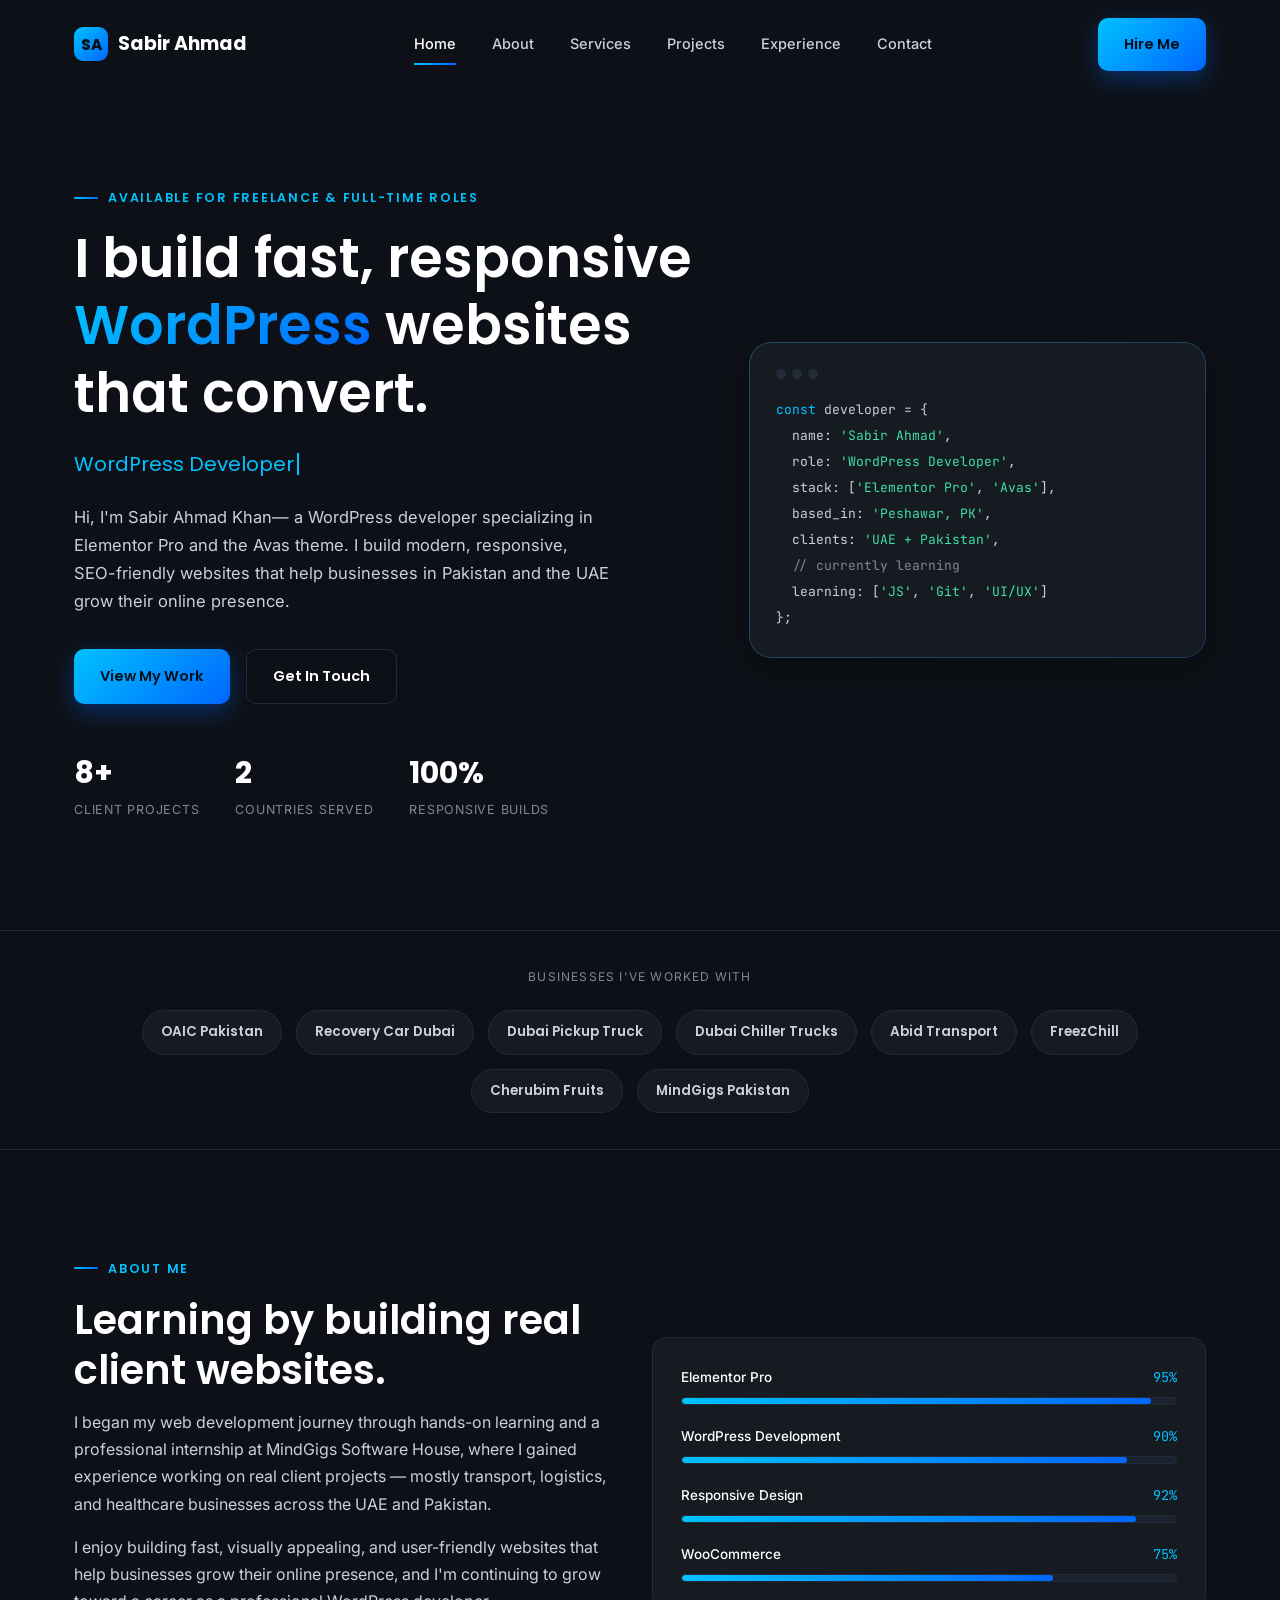
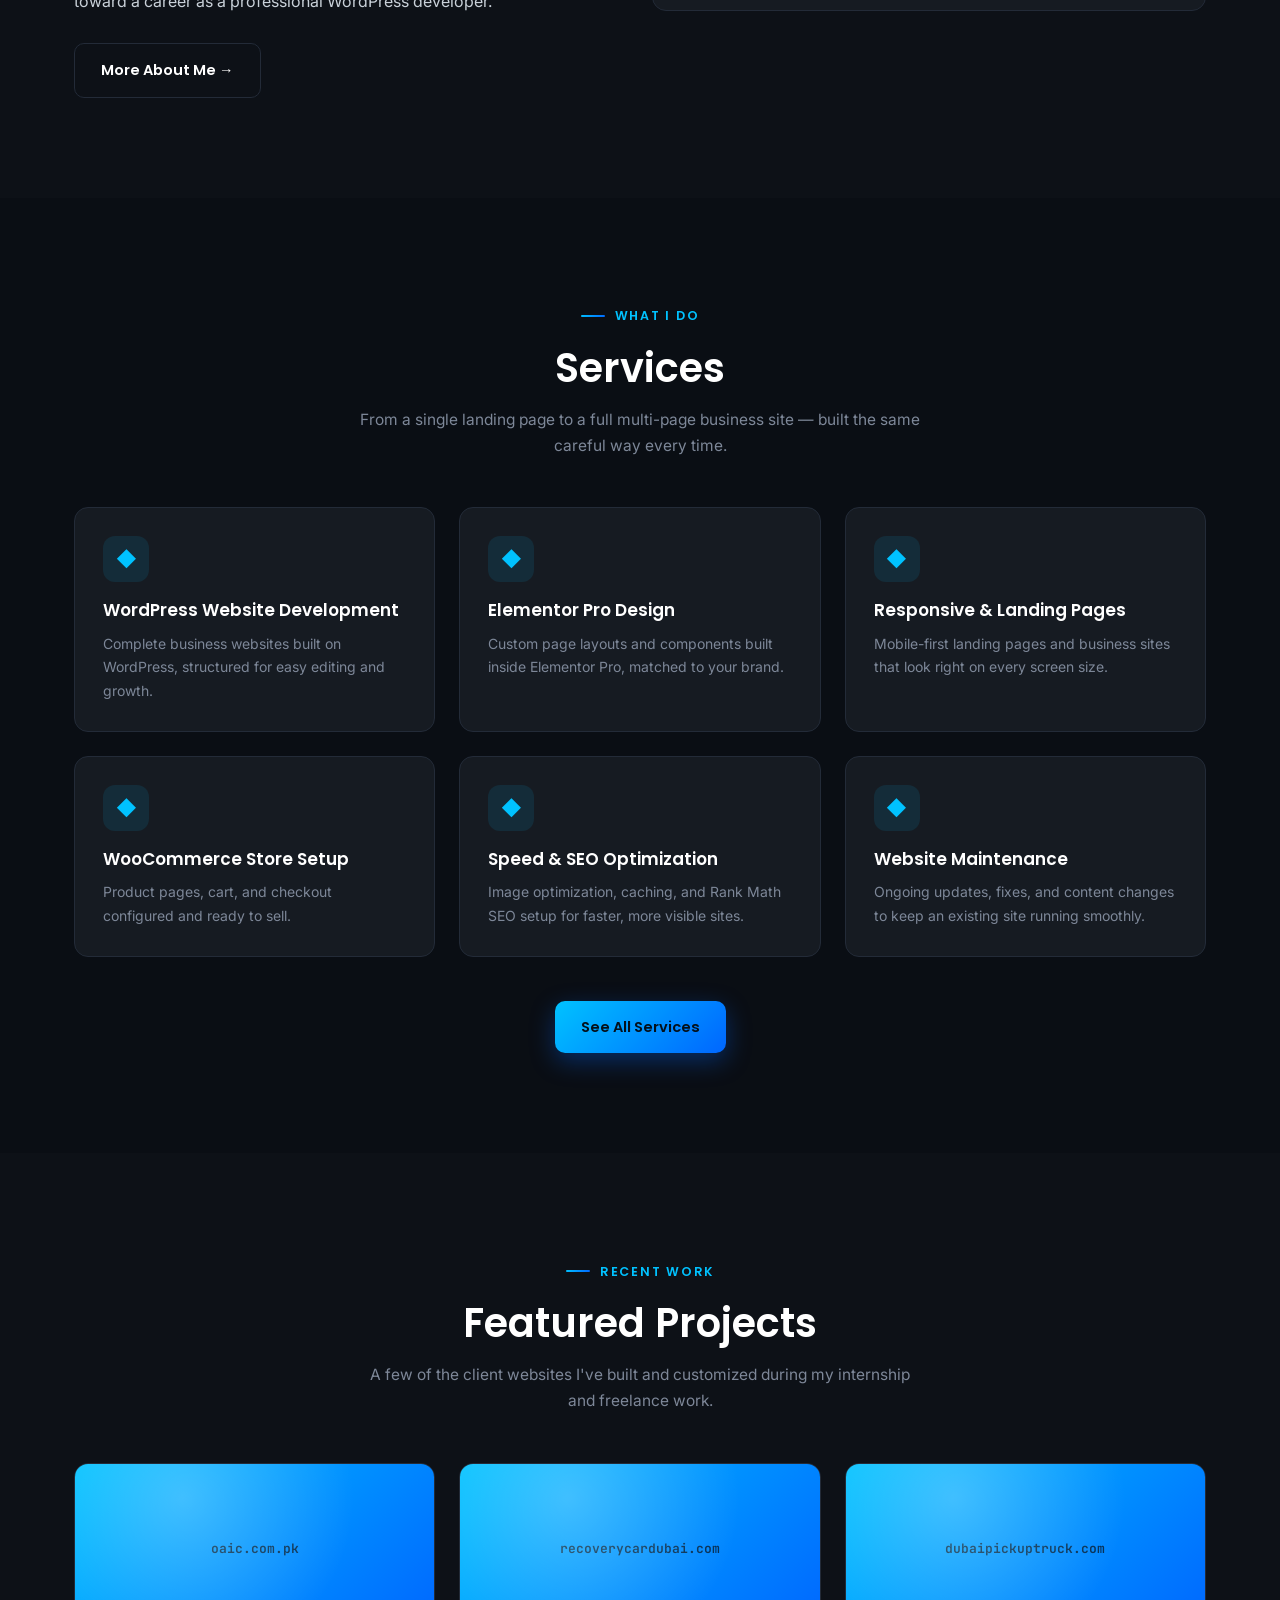
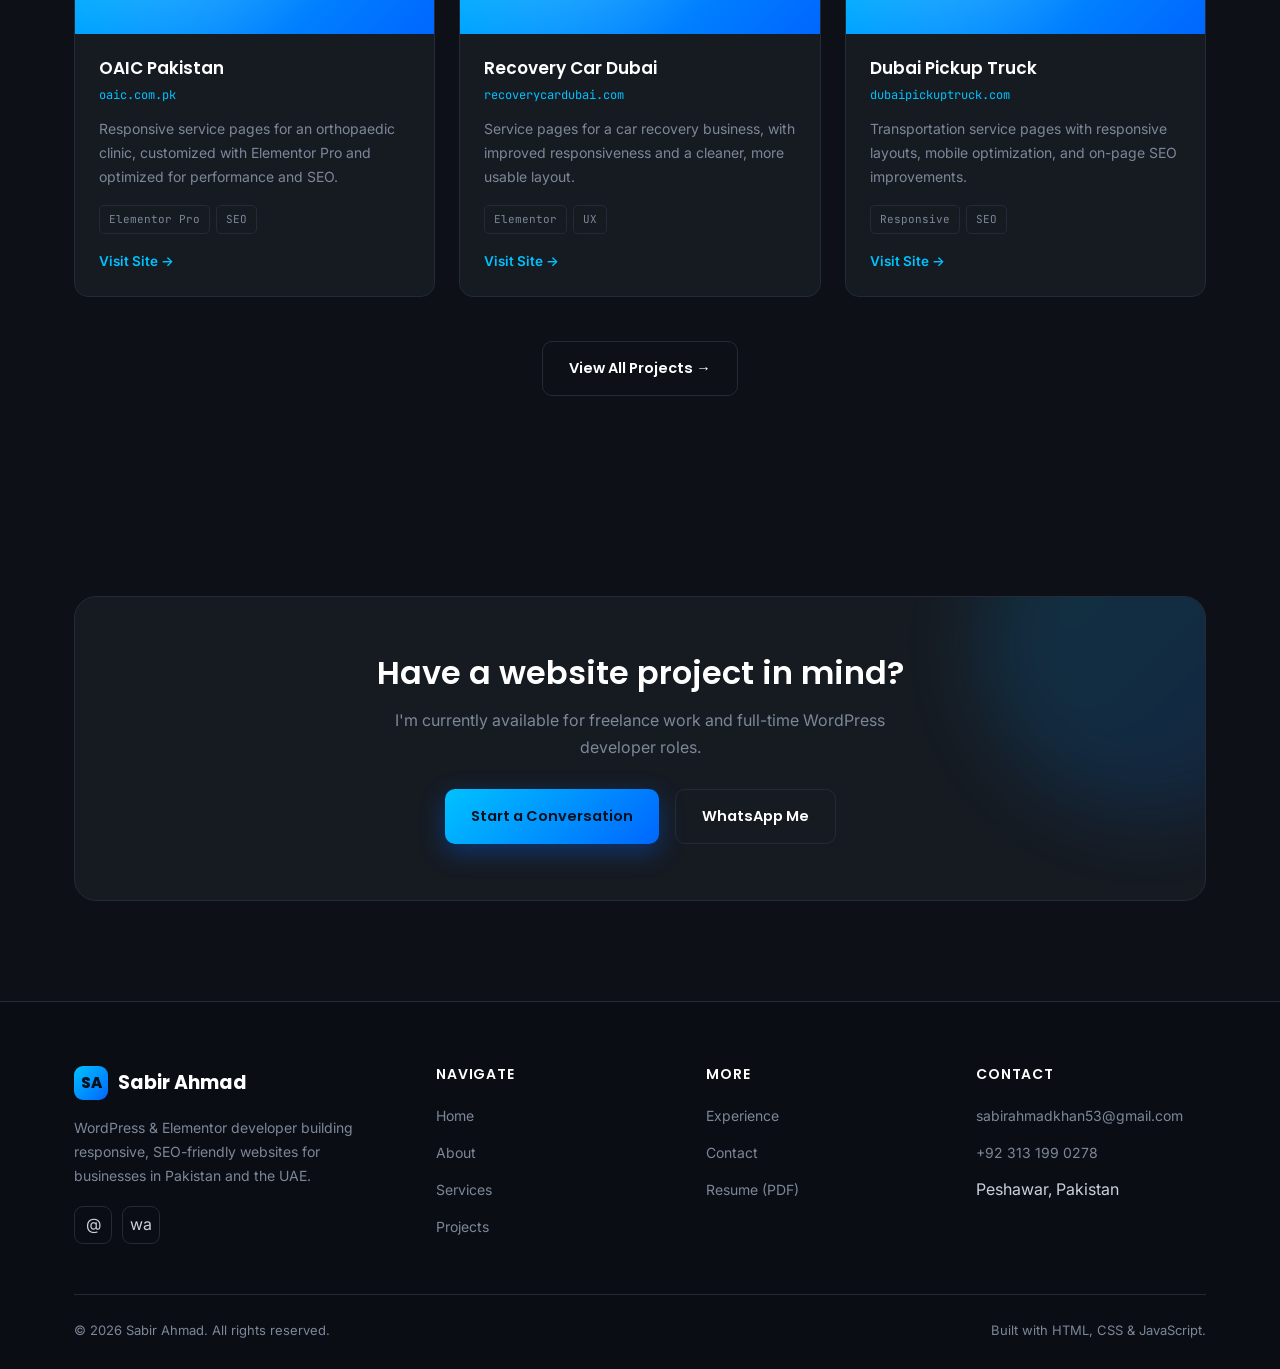
<file: index.html>
<!DOCTYPE html>
<html lang="en">
<head>
<meta charset="UTF-8">
<meta name="viewport" content="width=device-width, initial-scale=1.0">
<title>Sabir Ahmad | WordPress &amp; Elementor Developer</title>
<meta name="description" content="Sabir Ahmad is a WordPress developer specializing in Elementor Pro and the Avas theme, building responsive, SEO-friendly websites for businesses in Pakistan and the UAE.">
<meta property="og:title" content="Sabir Ahmad | WordPress & Elementor Developer">
<meta property="og:description" content="Responsive, SEO-friendly WordPress websites built with Elementor Pro.">
<meta property="og:type" content="website">
<link rel="preconnect" href="https://fonts.googleapis.com">
<link rel="preconnect" href="https://fonts.gstatic.com" crossorigin>
<link href="https://fonts.googleapis.com/css2?family=Poppins:wght@500;600;700;800&family=Inter:wght@400;500;600&family=JetBrains+Mono:wght@400;500&display=swap" rel="stylesheet">
<link rel="stylesheet" href="css/style.css">
<link rel="stylesheet" href="css/responsive.css">
<link rel="stylesheet" href="css/animations.css">
</head>
<body>

<div class="loader"><div class="loader-mark">SA</div></div>

<header class="site-header">
  <div class="container nav-wrap">
    <a href="index.html" class="logo"><span class="mark">SA</span><span class="text">Sabir Ahmad</span></a>
    <nav class="nav-links">
      <a href="index.html" class="active">Home</a>
      <a href="about.html">About</a>
      <a href="services.html">Services</a>
      <a href="projects.html">Projects</a>
      <a href="experience.html">Experience</a>
      <a href="contact.html">Contact</a>
    </nav>
    <div class="nav-actions">
      <a href="contact.html" class="btn btn-primary">Hire Me</a>
      <button class="hamburger" aria-label="Toggle menu"><span></span><span></span><span></span></button>
    </div>
  </div>
</header>

<div class="mobile-menu">
  <a href="index.html">Home</a>
  <a href="about.html">About</a>
  <a href="services.html">Services</a>
  <a href="projects.html">Projects</a>
  <a href="experience.html">Experience</a>
  <a href="contact.html">Contact</a>
</div>

<main>
  <!-- HERO -->
  <section class="hero">
    <div class="container hero-grid">
      <div>
        <div class="eyebrow">Available for freelance &amp; full-time roles</div>
        <h1>I build fast, responsive <span class="grad">WordPress</span> websites that convert.</h1>
        <div class="typing-line">
          <span class="typing-text" data-words='["WordPress Developer", "Elementor Pro Specialist", "WooCommerce Setup Expert", "Freelance Web Designer"]'></span><span class="cursor"></span>
        </div>
        <p class="lead">Hi, I'm Sabir Ahmad Khan— a WordPress developer specializing in Elementor Pro and the Avas theme. I build modern, responsive, SEO-friendly websites that help businesses in Pakistan and the UAE grow their online presence.</p>
        <div class="hero-ctas">
          <a href="projects.html" class="btn btn-primary">View My Work</a>
          <a href="contact.html" class="btn btn-outline">Get In Touch</a>
        </div>
        <div class="hero-stats">
          <div class="hero-stat">
            <div class="num"><span class="count" data-target="8" data-suffix="+">0</span></div>
            <div class="label">Client Projects</div>
          </div>
          <div class="hero-stat">
            <div class="num"><span class="count" data-target="2" data-suffix="">0</span></div>
            <div class="label">Countries Served</div>
          </div>
          <div class="hero-stat">
            <div class="num"><span class="count" data-target="100" data-suffix="%">0</span></div>
            <div class="label">Responsive Builds</div>
          </div>
        </div>
      </div>
      <div class="hero-visual reveal">
        <div class="window-bar"><span></span><span></span><span></span></div>
        <div class="code-block">
          <div><span class="key">const</span> developer = {</div>
          <div>&nbsp;&nbsp;name: <span class="str">'Sabir Ahmad'</span>,</div>
          <div>&nbsp;&nbsp;role: <span class="str">'WordPress Developer'</span>,</div>
          <div>&nbsp;&nbsp;stack: [<span class="str">'Elementor Pro'</span>, <span class="str">'Avas'</span>],</div>
          <div>&nbsp;&nbsp;based_in: <span class="str">'Peshawar, PK'</span>,</div>
          <div>&nbsp;&nbsp;clients: <span class="str">'UAE + Pakistan'</span>,</div>
          <div>&nbsp;&nbsp;<span class="com">// currently learning</span></div>
          <div>&nbsp;&nbsp;learning: [<span class="str">'JS'</span>, <span class="str">'Git'</span>, <span class="str">'UI/UX'</span>]</div>
          <div>};</div>
        </div>
      </div>
    </div>
  </section>

  <!-- CLIENT STRIP -->
  <section style="padding:0;">
    <div class="client-strip">
      <div class="container">
        <div class="label">Businesses I've Worked With</div>
        <div class="client-row">
          <span class="client-chip">OAIC Pakistan</span>
          <span class="client-chip">Recovery Car Dubai</span>
          <span class="client-chip">Dubai Pickup Truck</span>
          <span class="client-chip">Dubai Chiller Trucks</span>
          <span class="client-chip">Abid Transport</span>
          <span class="client-chip">FreezChill</span>
          <span class="client-chip">Cherubim Fruits</span>
          <span class="client-chip">MindGigs Pakistan</span>
        </div>
      </div>
    </div>
  </section>

  <!-- ABOUT PREVIEW -->
  <section>
    <div class="container">
      <div class="grid-2" style="align-items:center;">
        <div class="reveal">
          <div class="eyebrow">About Me</div>
          <h2 class="section-title">Learning by building real client websites.</h2>
          <p style="margin-bottom:16px;">I began my web development journey through hands-on learning and a professional internship at MindGigs Software House, where I gained experience working on real client projects — mostly transport, logistics, and healthcare businesses across the UAE and Pakistan.</p>
          <p style="margin-bottom:28px;">I enjoy building fast, visually appealing, and user-friendly websites that help businesses grow their online presence, and I'm continuing to grow toward a career as a professional WordPress developer.</p>
          <a href="about.html" class="btn btn-outline">More About Me →</a>
        </div>
        <div class="card reveal delay-1">
          <div class="skill-item">
            <div class="skill-top"><span class="name">Elementor Pro</span><span class="pct">95%</span></div>
            <div class="progress-track"><div class="progress-fill" data-value="95"></div></div>
          </div>
          <div class="skill-item">
            <div class="skill-top"><span class="name">WordPress Development</span><span class="pct">90%</span></div>
            <div class="progress-track"><div class="progress-fill" data-value="90"></div></div>
          </div>
          <div class="skill-item">
            <div class="skill-top"><span class="name">Responsive Design</span><span class="pct">92%</span></div>
            <div class="progress-track"><div class="progress-fill" data-value="92"></div></div>
          </div>
          <div class="skill-item" style="margin-bottom:0;">
            <div class="skill-top"><span class="name">WooCommerce</span><span class="pct">75%</span></div>
            <div class="progress-track"><div class="progress-fill" data-value="75"></div></div>
          </div>
        </div>
      </div>
    </div>
  </section>

  <!-- SERVICES PREVIEW -->
  <section style="background:var(--bg-alt);">
    <div class="container">
      <div class="section-head center">
        <div class="eyebrow">What I Do</div>
        <h2 class="section-title">Services</h2>
        <p class="section-sub">From a single landing page to a full multi-page business site — built the same careful way every time.</p>
      </div>
      <div class="grid-3">
        <div class="card reveal">
          <div class="icon">◆</div>
          <h3>WordPress Website Development</h3>
          <p>Complete business websites built on WordPress, structured for easy editing and growth.</p>
        </div>
        <div class="card reveal delay-1">
          <div class="icon">◆</div>
          <h3>Elementor Pro Design</h3>
          <p>Custom page layouts and components built inside Elementor Pro, matched to your brand.</p>
        </div>
        <div class="card reveal delay-2">
          <div class="icon">◆</div>
          <h3>Responsive &amp; Landing Pages</h3>
          <p>Mobile-first landing pages and business sites that look right on every screen size.</p>
        </div>
        <div class="card reveal">
          <div class="icon">◆</div>
          <h3>WooCommerce Store Setup</h3>
          <p>Product pages, cart, and checkout configured and ready to sell.</p>
        </div>
        <div class="card reveal delay-1">
          <div class="icon">◆</div>
          <h3>Speed &amp; SEO Optimization</h3>
          <p>Image optimization, caching, and Rank Math SEO setup for faster, more visible sites.</p>
        </div>
        <div class="card reveal delay-2">
          <div class="icon">◆</div>
          <h3>Website Maintenance</h3>
          <p>Ongoing updates, fixes, and content changes to keep an existing site running smoothly.</p>
        </div>
      </div>
      <div style="text-align:center; margin-top:44px;">
        <a href="services.html" class="btn btn-primary">See All Services</a>
      </div>
    </div>
  </section>

  <!-- FEATURED PROJECTS -->
  <section>
    <div class="container">
      <div class="section-head center">
        <div class="eyebrow">Recent Work</div>
        <h2 class="section-title">Featured Projects</h2>
        <p class="section-sub">A few of the client websites I've built and customized during my internship and freelance work.</p>
      </div>
      <div class="grid-3">
        <div class="project-card reveal">
          <div class="project-thumb"><span class="site">oaic.com.pk</span></div>
          <div class="project-body">
            <h3>OAIC Pakistan</h3>
            <span class="url">oaic.com.pk</span>
            <p>Responsive service pages for an orthopaedic clinic, customized with Elementor Pro and optimized for performance and SEO.</p>
            <div class="project-tags"><span>Elementor Pro</span><span>SEO</span></div>
            <div class="project-links"><a href="https://oaic.com.pk/" target="_blank" rel="noopener">Visit Site →</a></div>
          </div>
        </div>
        <div class="project-card reveal delay-1">
          <div class="project-thumb"><span class="site">recoverycardubai.com</span></div>
          <div class="project-body">
            <h3>Recovery Car Dubai</h3>
            <span class="url">recoverycardubai.com</span>
            <p>Service pages for a car recovery business, with improved responsiveness and a cleaner, more usable layout.</p>
            <div class="project-tags"><span>Elementor</span><span>UX</span></div>
            <div class="project-links"><a href="https://recoverycardubai.com/" target="_blank" rel="noopener">Visit Site →</a></div>
          </div>
        </div>
        <div class="project-card reveal delay-2">
          <div class="project-thumb"><span class="site">dubaipickuptruck.com</span></div>
          <div class="project-body">
            <h3>Dubai Pickup Truck</h3>
            <span class="url">dubaipickuptruck.com</span>
            <p>Transportation service pages with responsive layouts, mobile optimization, and on-page SEO improvements.</p>
            <div class="project-tags"><span>Responsive</span><span>SEO</span></div>
            <div class="project-links"><a href="https://dubaipickuptruck.com/" target="_blank" rel="noopener">Visit Site →</a></div>
          </div>
        </div>
      </div>
      <div style="text-align:center; margin-top:44px;">
        <a href="projects.html" class="btn btn-outline">View All Projects →</a>
      </div>
    </div>
  </section>

  <!-- CTA -->
  <section>
    <div class="container">
      <div class="cta-banner reveal">
        <h2>Have a website project in mind?</h2>
        <p>I'm currently available for freelance work and full-time WordPress developer roles.</p>
        <div class="cta-actions">
          <a href="contact.html" class="btn btn-primary">Start a Conversation</a>
          <a href="https://wa.me/923131990278" class="btn btn-outline" target="_blank" rel="noopener">WhatsApp Me</a>
        </div>
      </div>
    </div>
  </section>
</main>

<footer class="site-footer">
  <div class="container">
    <div class="footer-grid">
      <div class="footer-col">
        <a href="index.html" class="logo"><span class="mark">SA</span><span class="text">Sabir Ahmad</span></a>
        <p style="margin-top:16px;">WordPress &amp; Elementor developer building responsive, SEO-friendly websites for businesses in Pakistan and the UAE.</p>
        <div class="footer-social">
          <a href="mailto:sabirahmadkhan53@gmail.com" aria-label="Email">@</a>
          <a href="https://wa.me/923131990278" aria-label="WhatsApp" target="_blank" rel="noopener">wa</a>
        </div>
      </div>
      <div class="footer-col">
        <h4>Navigate</h4>
        <ul>
          <li><a href="index.html">Home</a></li>
          <li><a href="about.html">About</a></li>
          <li><a href="services.html">Services</a></li>
          <li><a href="projects.html">Projects</a></li>
        </ul>
      </div>
      <div class="footer-col">
        <h4>More</h4>
        <ul>
          <li><a href="experience.html">Experience</a></li>
          <li><a href="contact.html">Contact</a></li>
          <li><a href="resume/Sabir-Ahmad-CV.pdf">Resume (PDF)</a></li>
        </ul>
      </div>
      <div class="footer-col">
        <h4>Contact</h4>
        <ul>
          <li><a href="mailto:sabirahmadkhan53@gmail.com">sabirahmadkhan53@gmail.com</a></li>
          <li><a href="tel:+923131990278">+92 313 199 0278</a></li>
          <li>Peshawar, Pakistan</li>
        </ul>
      </div>
    </div>
    <div class="footer-bottom">
      <span>© <span class="current-year"></span> Sabir Ahmad. All rights reserved.</span>
      <span>Built with HTML, CSS &amp; JavaScript.</span>
    </div>
  </div>
</footer>

<div class="back-to-top" aria-label="Back to top">↑</div>

<script src="js/script.js"></script>
</body>
</html>
</file>
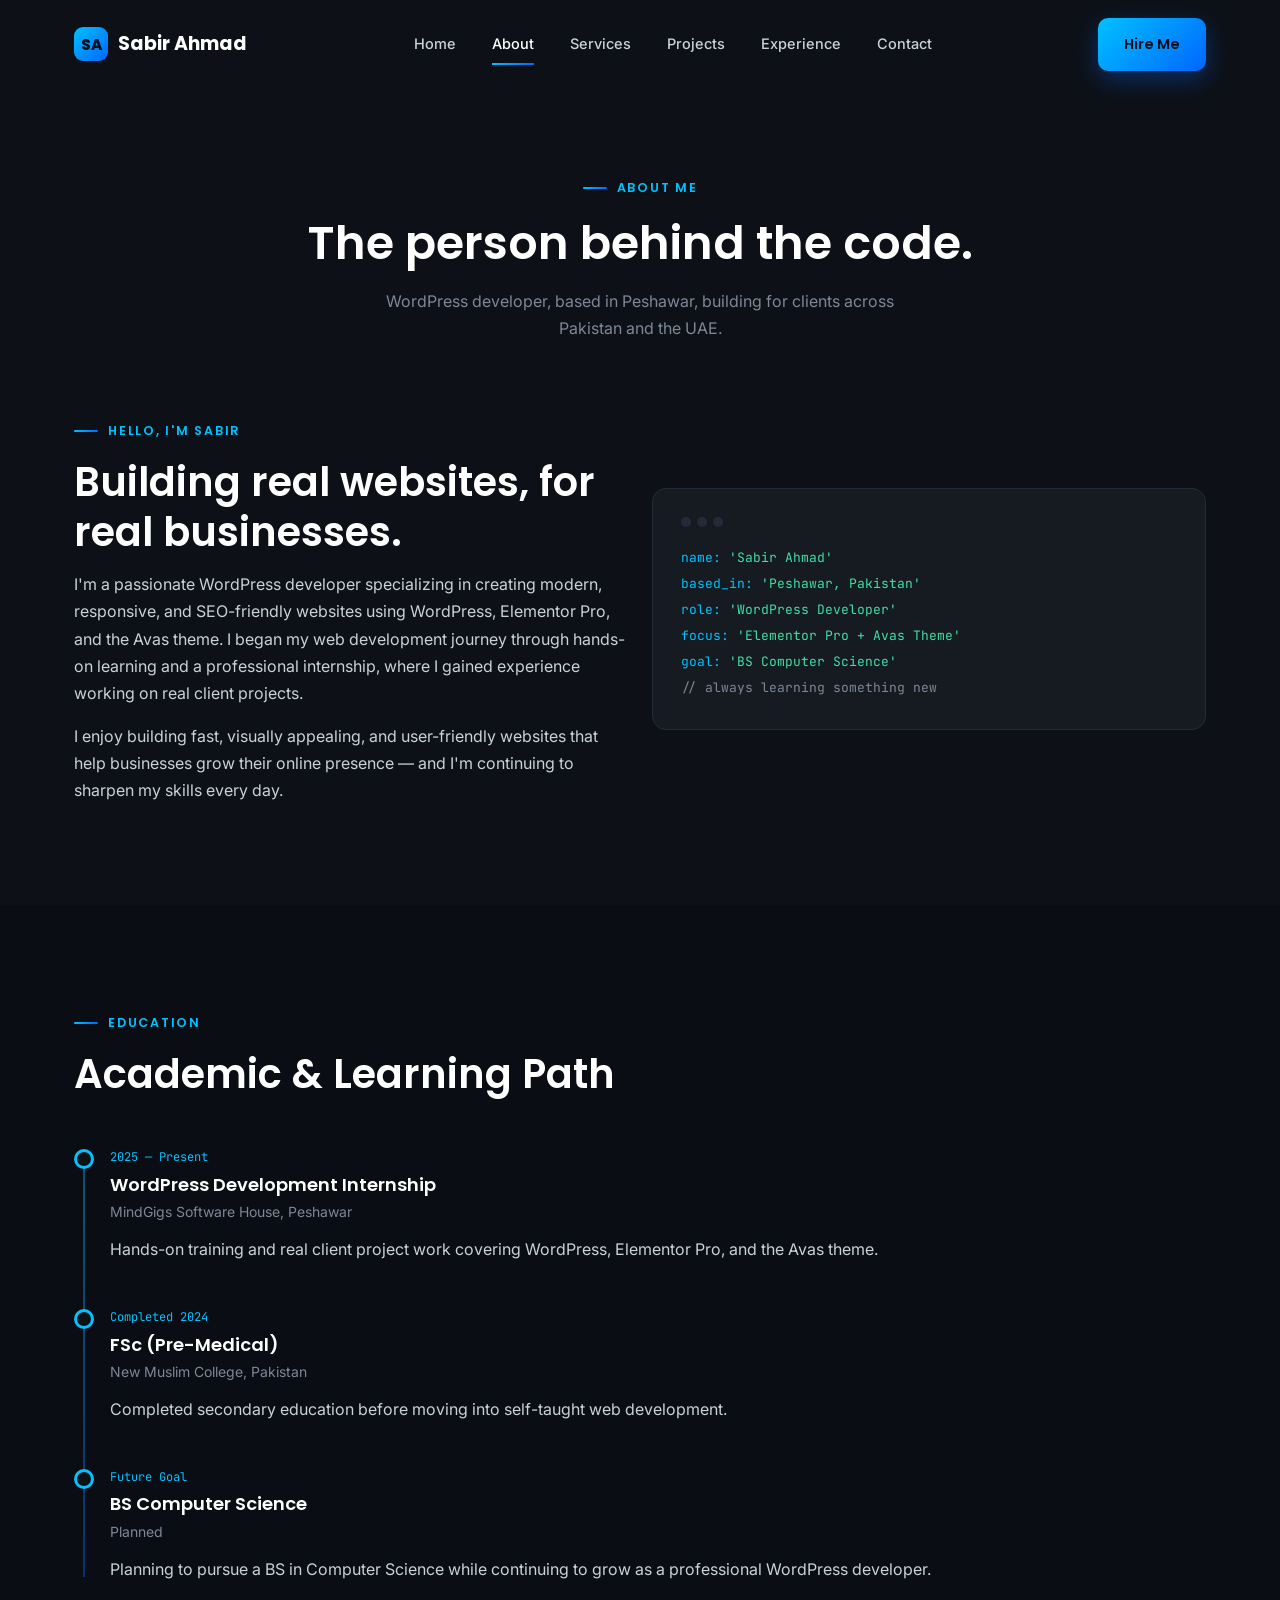
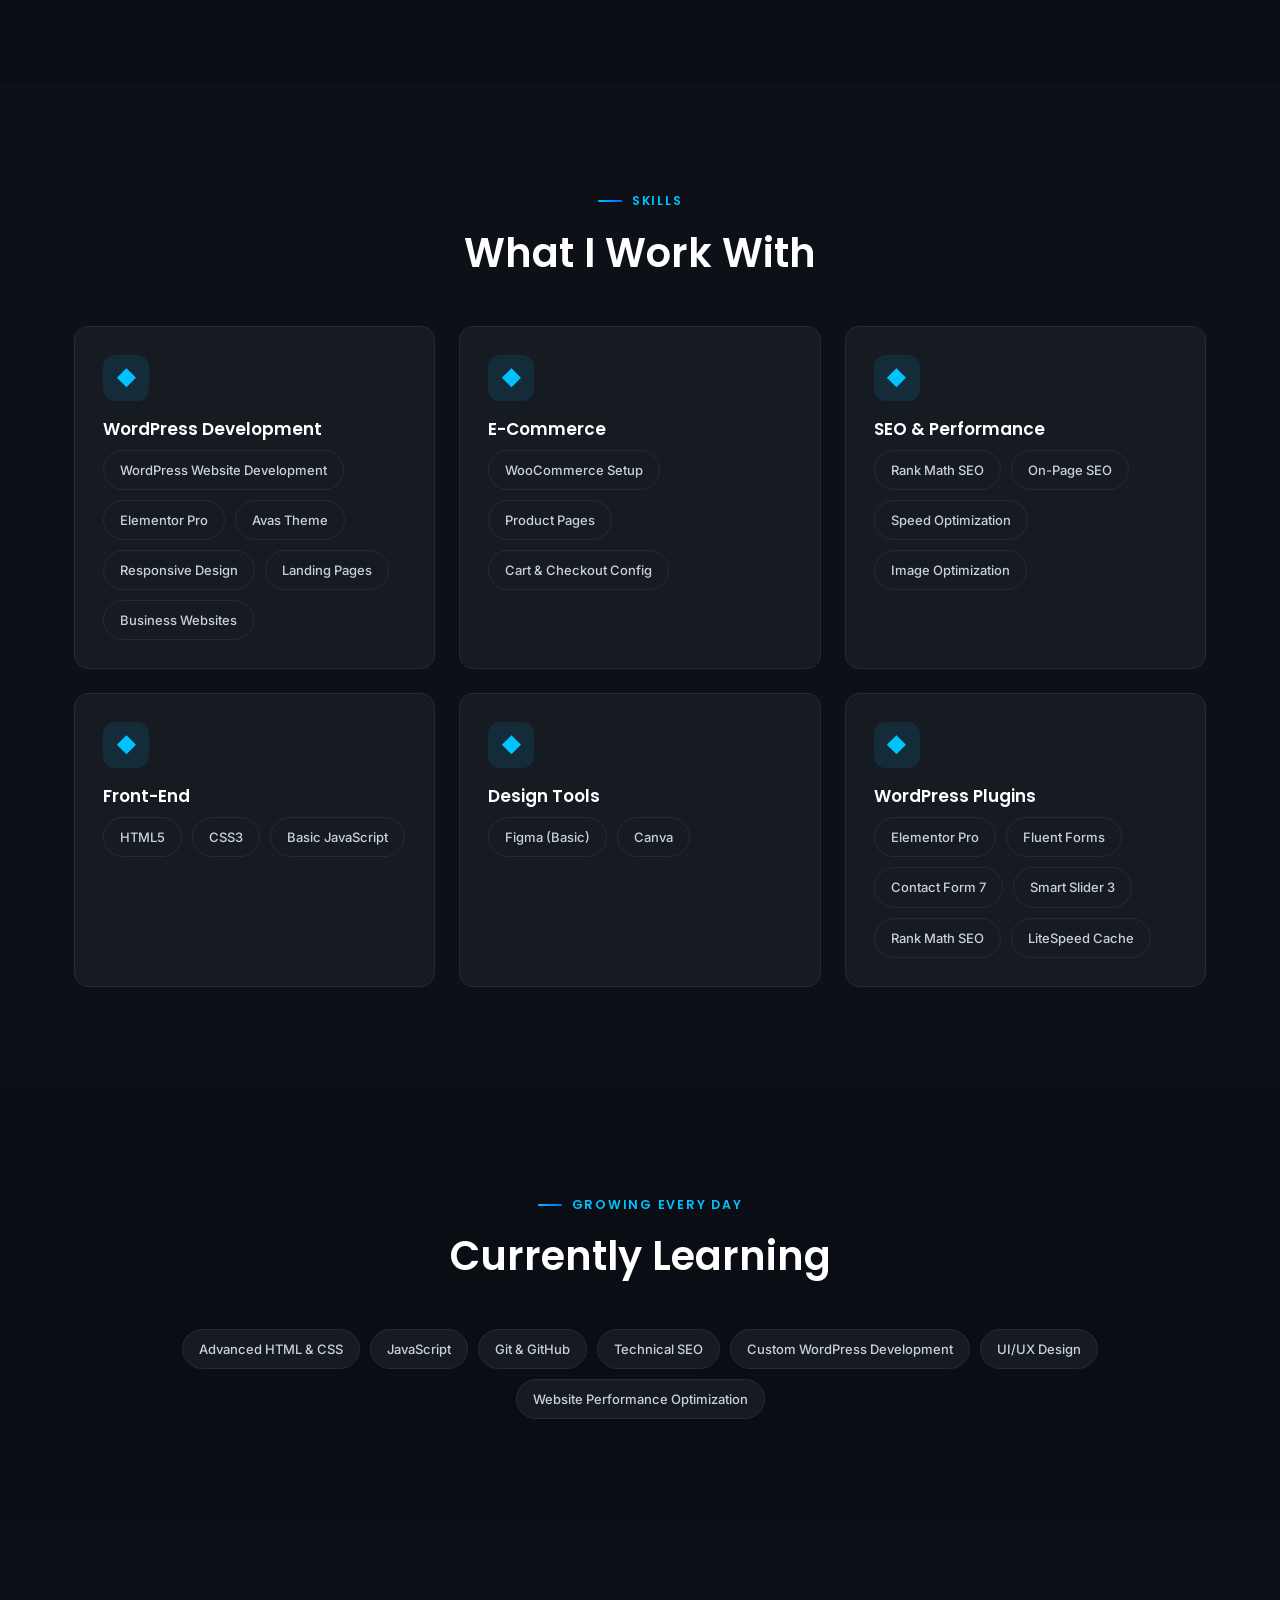
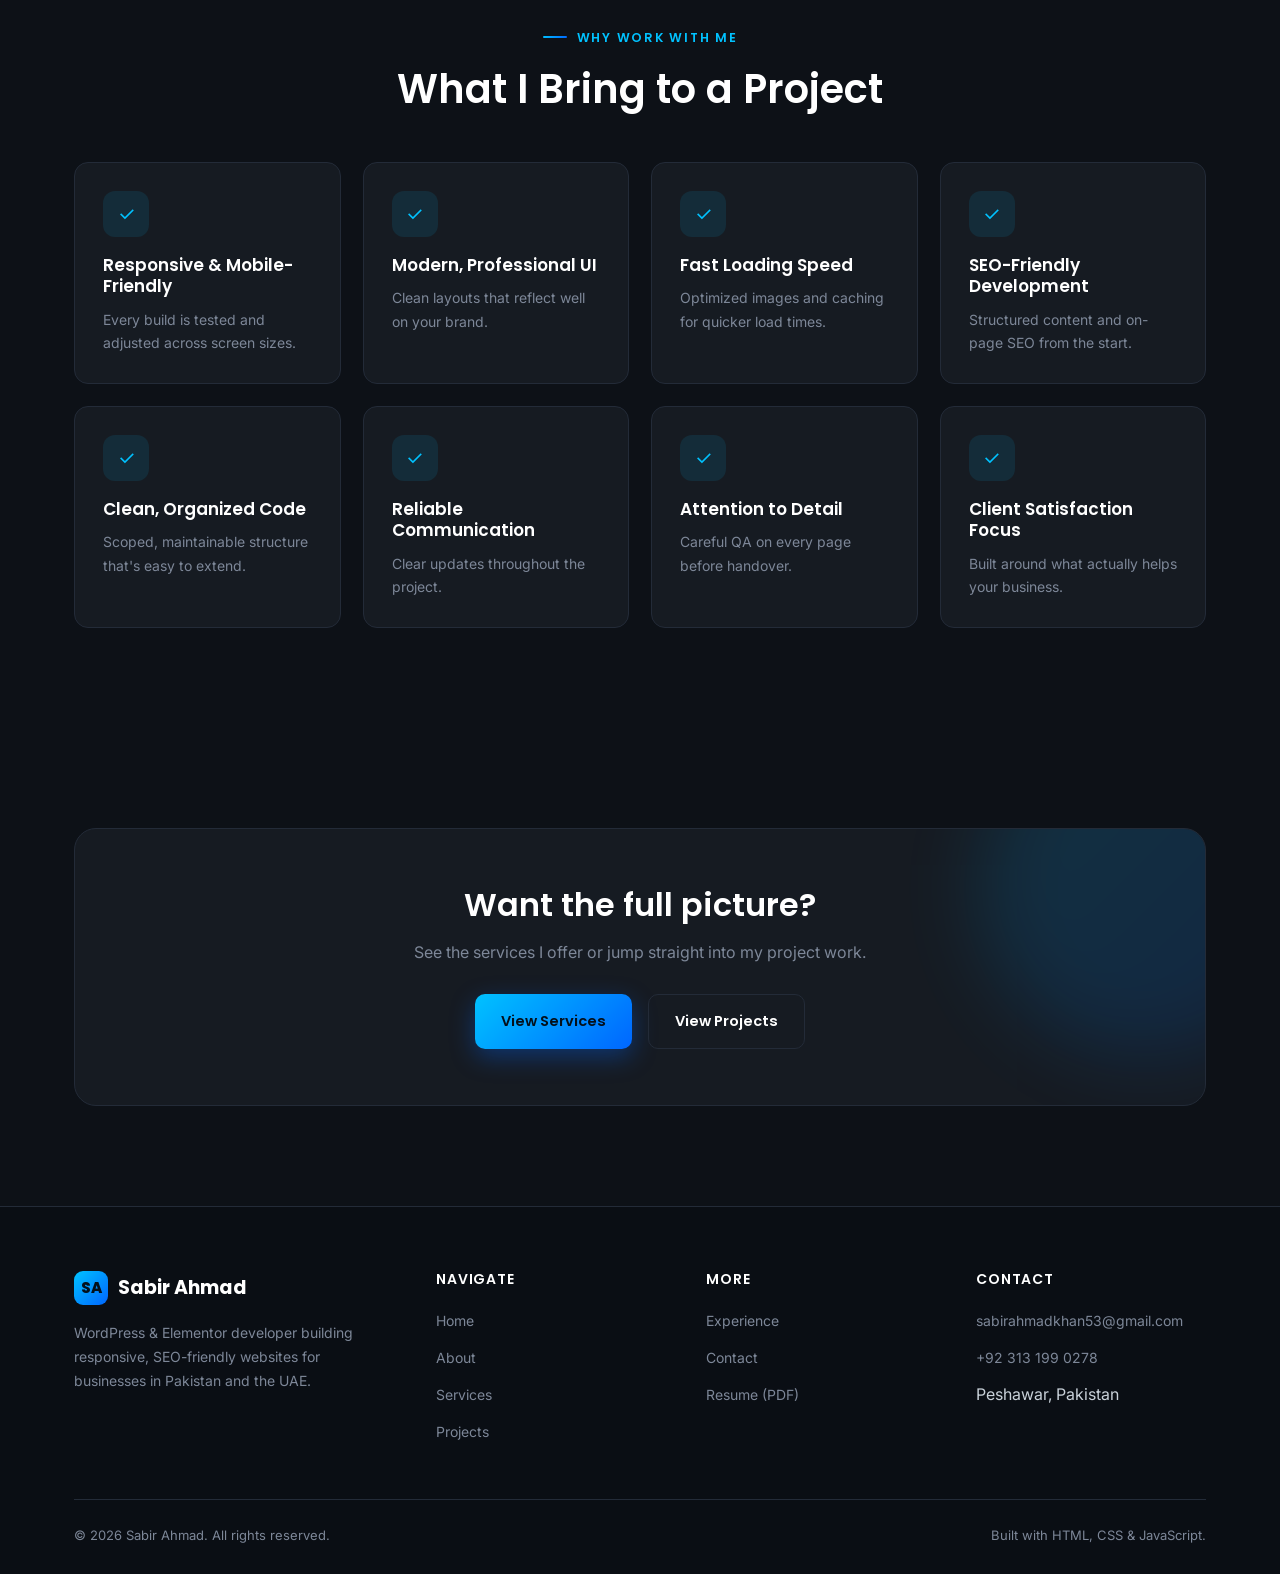
<file: about.html>
<!DOCTYPE html>
<html lang="en">
<head>
<meta charset="UTF-8">
<meta name="viewport" content="width=device-width, initial-scale=1.0">
<title>About | Sabir Ahmad</title>
<meta name="description" content="Learn about Sabir Ahmad's background, education, and skills as a WordPress and Elementor developer based in Peshawar, Pakistan.">
<link rel="preconnect" href="https://fonts.googleapis.com">
<link rel="preconnect" href="https://fonts.gstatic.com" crossorigin>
<link href="https://fonts.googleapis.com/css2?family=Poppins:wght@500;600;700;800&family=Inter:wght@400;500;600&family=JetBrains+Mono:wght@400;500&display=swap" rel="stylesheet">
<link rel="stylesheet" href="css/style.css">
<link rel="stylesheet" href="css/responsive.css">
<link rel="stylesheet" href="css/animations.css">
</head>
<body>

<div class="loader"><div class="loader-mark">SA</div></div>

<header class="site-header">
  <div class="container nav-wrap">
    <a href="index.html" class="logo"><span class="mark">SA</span><span class="text">Sabir Ahmad</span></a>
    <nav class="nav-links">
      <a href="index.html">Home</a>
      <a href="about.html" class="active">About</a>
      <a href="services.html">Services</a>
      <a href="projects.html">Projects</a>
      <a href="experience.html">Experience</a>
      <a href="contact.html">Contact</a>
    </nav>
    <div class="nav-actions">
      <a href="contact.html" class="btn btn-primary">Hire Me</a>
      <button class="hamburger" aria-label="Toggle menu"><span></span><span></span><span></span></button>
    </div>
  </div>
</header>

<div class="mobile-menu">
  <a href="index.html">Home</a>
  <a href="about.html">About</a>
  <a href="services.html">Services</a>
  <a href="projects.html">Projects</a>
  <a href="experience.html">Experience</a>
  <a href="contact.html">Contact</a>
</div>

<main>
  <section class="page-hero">
    <div class="container">
      <div class="eyebrow">About Me</div>
      <h1>The person behind the code.</h1>
      <p>WordPress developer, based in Peshawar, building for clients across Pakistan and the UAE.</p>
    </div>
  </section>

  <!-- INTRO -->
  <section style="padding-top:0;">
    <div class="container grid-2" style="align-items:center;">
      <div class="reveal">
        <div class="eyebrow">Hello, I'm Sabir</div>
        <h2 class="section-title">Building real websites, for real businesses.</h2>
        <p style="margin-bottom:16px;">I'm a passionate WordPress developer specializing in creating modern, responsive, and SEO-friendly websites using WordPress, Elementor Pro, and the Avas theme. I began my web development journey through hands-on learning and a professional internship, where I gained experience working on real client projects.</p>
        <p>I enjoy building fast, visually appealing, and user-friendly websites that help businesses grow their online presence — and I'm continuing to sharpen my skills every day.</p>
      </div>
      <div class="card reveal delay-1">
        <div class="window-bar"><span></span><span></span><span></span></div>
        <div class="code-block">
          <div><span class="key">name:</span> <span class="str">'Sabir Ahmad'</span></div>
          <div><span class="key">based_in:</span> <span class="str">'Peshawar, Pakistan'</span></div>
          <div><span class="key">role:</span> <span class="str">'WordPress Developer'</span></div>
          <div><span class="key">focus:</span> <span class="str">'Elementor Pro + Avas Theme'</span></div>
          <div><span class="key">goal:</span> <span class="str">'BS Computer Science'</span></div>
          <div><span class="com">// always learning something new</span></div>
        </div>
      </div>
    </div>
  </section>

  <!-- EDUCATION -->
  <section style="background:var(--bg-alt);">
    <div class="container">
      <div class="section-head">
        <div class="eyebrow">Education</div>
        <h2 class="section-title">Academic &amp; Learning Path</h2>
      </div>
      <div class="timeline">
        <div class="timeline-item reveal">
          <div class="timeline-dot"></div>
          <span class="date">2025 — Present</span>
          <h3>WordPress Development Internship</h3>
          <div class="org">MindGigs Software House, Peshawar</div>
          <p>Hands-on training and real client project work covering WordPress, Elementor Pro, and the Avas theme.</p>
        </div>
        <div class="timeline-item reveal delay-1">
          <div class="timeline-dot"></div>
          <span class="date">Completed 2024</span>
          <h3>FSc (Pre-Medical)</h3>
          <div class="org">New Muslim College, Pakistan</div>
          <p>Completed secondary education before moving into self-taught web development.</p>
        </div>
        <div class="timeline-item reveal delay-2">
          <div class="timeline-dot"></div>
          <span class="date">Future Goal</span>
          <h3>BS Computer Science</h3>
          <div class="org">Planned</div>
          <p>Planning to pursue a BS in Computer Science while continuing to grow as a professional WordPress developer.</p>
        </div>
      </div>
    </div>
  </section>

  <!-- SKILLS -->
  <section>
    <div class="container">
      <div class="section-head center">
        <div class="eyebrow">Skills</div>
        <h2 class="section-title">What I Work With</h2>
      </div>
      <div class="grid-3">
        <div class="card reveal">
          <div class="icon">◆</div>
          <h3>WordPress Development</h3>
          <div class="tag-cloud">
            <span class="tag-pill">WordPress Website Development</span>
            <span class="tag-pill">Elementor Pro</span>
            <span class="tag-pill">Avas Theme</span>
            <span class="tag-pill">Responsive Design</span>
            <span class="tag-pill">Landing Pages</span>
            <span class="tag-pill">Business Websites</span>
          </div>
        </div>
        <div class="card reveal delay-1">
          <div class="icon">◆</div>
          <h3>E-Commerce</h3>
          <div class="tag-cloud">
            <span class="tag-pill">WooCommerce Setup</span>
            <span class="tag-pill">Product Pages</span>
            <span class="tag-pill">Cart &amp; Checkout Config</span>
          </div>
        </div>
        <div class="card reveal delay-2">
          <div class="icon">◆</div>
          <h3>SEO &amp; Performance</h3>
          <div class="tag-cloud">
            <span class="tag-pill">Rank Math SEO</span>
            <span class="tag-pill">On-Page SEO</span>
            <span class="tag-pill">Speed Optimization</span>
            <span class="tag-pill">Image Optimization</span>
          </div>
        </div>
        <div class="card reveal">
          <div class="icon">◆</div>
          <h3>Front-End</h3>
          <div class="tag-cloud">
            <span class="tag-pill">HTML5</span>
            <span class="tag-pill">CSS3</span>
            <span class="tag-pill">Basic JavaScript</span>
          </div>
        </div>
        <div class="card reveal delay-1">
          <div class="icon">◆</div>
          <h3>Design Tools</h3>
          <div class="tag-cloud">
            <span class="tag-pill">Figma (Basic)</span>
            <span class="tag-pill">Canva</span>
          </div>
        </div>
        <div class="card reveal delay-2">
          <div class="icon">◆</div>
          <h3>WordPress Plugins</h3>
          <div class="tag-cloud">
            <span class="tag-pill">Elementor Pro</span>
            <span class="tag-pill">Fluent Forms</span>
            <span class="tag-pill">Contact Form 7</span>
            <span class="tag-pill">Smart Slider 3</span>
            <span class="tag-pill">Rank Math SEO</span>
            <span class="tag-pill">LiteSpeed Cache</span>
          </div>
        </div>
      </div>
    </div>
  </section>

  <!-- CURRENTLY LEARNING -->
  <section style="background:var(--bg-alt);">
    <div class="container">
      <div class="section-head center">
        <div class="eyebrow">Growing Every Day</div>
        <h2 class="section-title">Currently Learning</h2>
      </div>
      <div class="tag-cloud reveal" style="justify-content:center;">
        <span class="tag-pill">Advanced HTML &amp; CSS</span>
        <span class="tag-pill">JavaScript</span>
        <span class="tag-pill">Git &amp; GitHub</span>
        <span class="tag-pill">Technical SEO</span>
        <span class="tag-pill">Custom WordPress Development</span>
        <span class="tag-pill">UI/UX Design</span>
        <span class="tag-pill">Website Performance Optimization</span>
      </div>
    </div>
  </section>

  <!-- WHY CHOOSE ME -->
  <section>
    <div class="container">
      <div class="section-head center">
        <div class="eyebrow">Why Work With Me</div>
        <h2 class="section-title">What I Bring to a Project</h2>
      </div>
      <div class="grid-4">
        <div class="card reveal"><div class="icon">✓</div><h3>Responsive &amp; Mobile-Friendly</h3><p>Every build is tested and adjusted across screen sizes.</p></div>
        <div class="card reveal delay-1"><div class="icon">✓</div><h3>Modern, Professional UI</h3><p>Clean layouts that reflect well on your brand.</p></div>
        <div class="card reveal delay-2"><div class="icon">✓</div><h3>Fast Loading Speed</h3><p>Optimized images and caching for quicker load times.</p></div>
        <div class="card reveal delay-3"><div class="icon">✓</div><h3>SEO-Friendly Development</h3><p>Structured content and on-page SEO from the start.</p></div>
        <div class="card reveal"><div class="icon">✓</div><h3>Clean, Organized Code</h3><p>Scoped, maintainable structure that's easy to extend.</p></div>
        <div class="card reveal delay-1"><div class="icon">✓</div><h3>Reliable Communication</h3><p>Clear updates throughout the project.</p></div>
        <div class="card reveal delay-2"><div class="icon">✓</div><h3>Attention to Detail</h3><p>Careful QA on every page before handover.</p></div>
        <div class="card reveal delay-3"><div class="icon">✓</div><h3>Client Satisfaction Focus</h3><p>Built around what actually helps your business.</p></div>
      </div>
    </div>
  </section>

  <section>
    <div class="container">
      <div class="cta-banner reveal">
        <h2>Want the full picture?</h2>
        <p>See the services I offer or jump straight into my project work.</p>
        <div class="cta-actions">
          <a href="services.html" class="btn btn-primary">View Services</a>
          <a href="projects.html" class="btn btn-outline">View Projects</a>
        </div>
      </div>
    </div>
  </section>
</main>

<footer class="site-footer">
  <div class="container">
    <div class="footer-grid">
      <div class="footer-col">
        <a href="index.html" class="logo"><span class="mark">SA</span><span class="text">Sabir Ahmad</span></a>
        <p style="margin-top:16px;">WordPress &amp; Elementor developer building responsive, SEO-friendly websites for businesses in Pakistan and the UAE.</p>
      </div>
      <div class="footer-col">
        <h4>Navigate</h4>
        <ul>
          <li><a href="index.html">Home</a></li>
          <li><a href="about.html">About</a></li>
          <li><a href="services.html">Services</a></li>
          <li><a href="projects.html">Projects</a></li>
        </ul>
      </div>
      <div class="footer-col">
        <h4>More</h4>
        <ul>
          <li><a href="experience.html">Experience</a></li>
          <li><a href="contact.html">Contact</a></li>
          <li><a href="resume/Sabir-Ahmad-CV.pdf">Resume (PDF)</a></li>
        </ul>
      </div>
      <div class="footer-col">
        <h4>Contact</h4>
        <ul>
          <li><a href="mailto:sabirahmadkhan53@gmail.com">sabirahmadkhan53@gmail.com</a></li>
          <li><a href="tel:+923131990278">+92 313 199 0278</a></li>
          <li>Peshawar, Pakistan</li>
        </ul>
      </div>
    </div>
    <div class="footer-bottom">
      <span>© <span class="current-year"></span> Sabir Ahmad. All rights reserved.</span>
      <span>Built with HTML, CSS &amp; JavaScript.</span>
    </div>
  </div>
</footer>

<div class="back-to-top" aria-label="Back to top">↑</div>
<script src="js/script.js"></script>
</body>
</html>
</file>
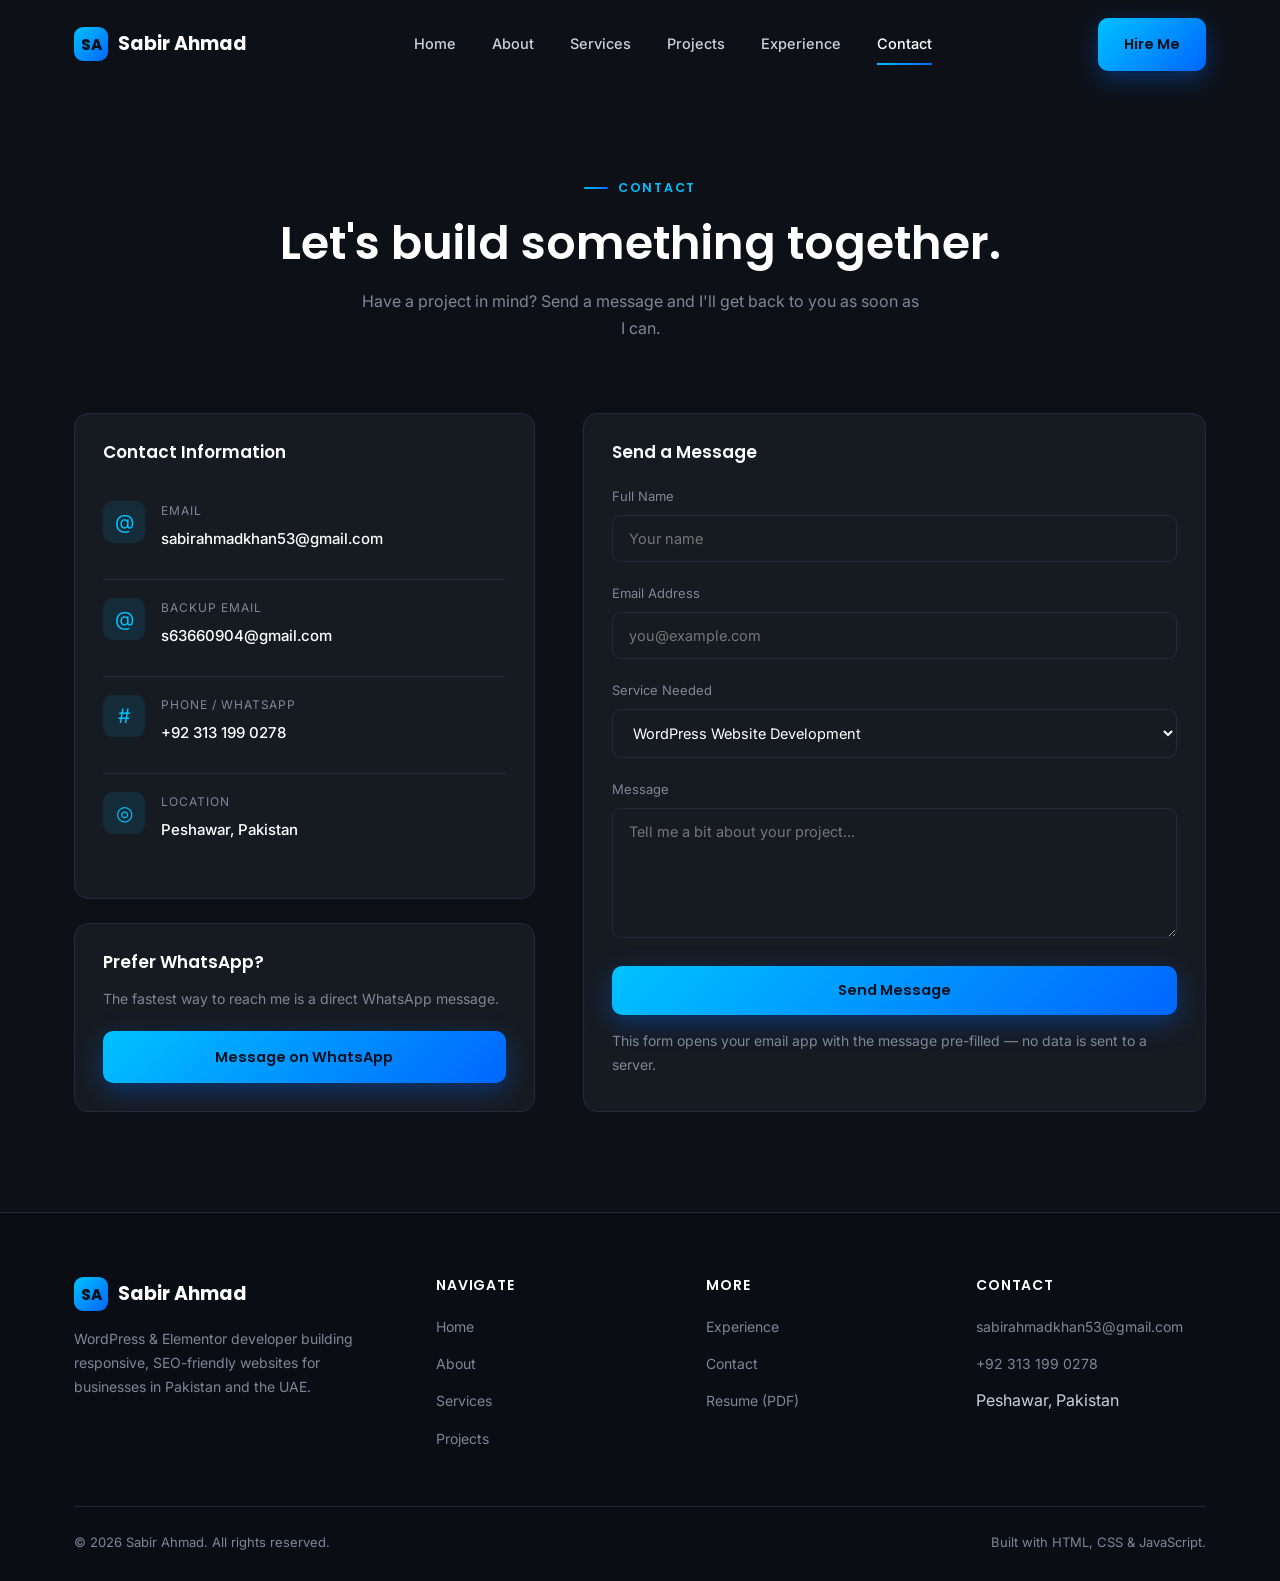
<file: contact.html>
<!DOCTYPE html>
<html lang="en">
<head>
<meta charset="UTF-8">
<meta name="viewport" content="width=device-width, initial-scale=1.0">
<title>Contact | Sabir Ahmad</title>
<meta name="description" content="Get in touch with Sabir Ahmad for WordPress and Elementor development projects.">
<link rel="preconnect" href="https://fonts.googleapis.com">
<link rel="preconnect" href="https://fonts.gstatic.com" crossorigin>
<link href="https://fonts.googleapis.com/css2?family=Poppins:wght@500;600;700;800&family=Inter:wght@400;500;600&family=JetBrains+Mono:wght@400;500&display=swap" rel="stylesheet">
<link rel="stylesheet" href="css/style.css">
<link rel="stylesheet" href="css/responsive.css">
<link rel="stylesheet" href="css/animations.css">
</head>
<body>

<div class="loader"><div class="loader-mark">SA</div></div>

<header class="site-header">
  <div class="container nav-wrap">
    <a href="index.html" class="logo"><span class="mark">SA</span><span class="text">Sabir Ahmad</span></a>
    <nav class="nav-links">
      <a href="index.html">Home</a>
      <a href="about.html">About</a>
      <a href="services.html">Services</a>
      <a href="projects.html">Projects</a>
      <a href="experience.html">Experience</a>
      <a href="contact.html" class="active">Contact</a>
    </nav>
    <div class="nav-actions">
      <a href="contact.html" class="btn btn-primary">Hire Me</a>
      <button class="hamburger" aria-label="Toggle menu"><span></span><span></span><span></span></button>
    </div>
  </div>
</header>

<div class="mobile-menu">
  <a href="index.html">Home</a>
  <a href="about.html">About</a>
  <a href="services.html">Services</a>
  <a href="projects.html">Projects</a>
  <a href="experience.html">Experience</a>
  <a href="contact.html">Contact</a>
</div>

<main>
  <section class="page-hero">
    <div class="container">
      <div class="eyebrow">Contact</div>
      <h1>Let's build something together.</h1>
      <p>Have a project in mind? Send a message and I'll get back to you as soon as I can.</p>
    </div>
  </section>

  <section style="padding-top:0;">
    <div class="container contact-grid">

      <div class="reveal">
        <div class="card">
          <h3 style="margin-bottom:20px;">Contact Information</h3>
          <div class="contact-info-item">
            <div class="icon">@</div>
            <div>
              <div class="k">Email</div>
              <a class="v" href="mailto:sabirahmadkhan53@gmail.com">sabirahmadkhan53@gmail.com</a>
            </div>
          </div>
          <div class="contact-info-item">
            <div class="icon">@</div>
            <div>
              <div class="k">Backup Email</div>
              <a class="v" href="mailto:s63660904@gmail.com">s63660904@gmail.com</a>
            </div>
          </div>
          <div class="contact-info-item">
            <div class="icon">#</div>
            <div>
              <div class="k">Phone / WhatsApp</div>
              <a class="v" href="https://wa.me/923131990278" target="_blank" rel="noopener">+92 313 199 0278</a>
            </div>
          </div>
          <div class="contact-info-item">
            <div class="icon">◎</div>
            <div>
              <div class="k">Location</div>
              <span class="v">Peshawar, Pakistan</span>
            </div>
          </div>
        </div>

        <div class="card reveal delay-1" style="margin-top:24px;">
          <h3 style="margin-bottom:14px;">Prefer WhatsApp?</h3>
          <p style="margin-bottom:20px;">The fastest way to reach me is a direct WhatsApp message.</p>
          <a href="https://wa.me/923131990278" class="btn btn-primary btn-block" target="_blank" rel="noopener">Message on WhatsApp</a>
        </div>
      </div>

      <div class="card reveal delay-1">
        <h3 style="margin-bottom:22px;">Send a Message</h3>
        <div class="form-success">Thanks — your email app should now be open with your message ready to send.</div>
        <form id="contactForm">
          <div class="form-group">
            <label for="name">Full Name</label>
            <input type="text" id="name" name="name" placeholder="Your name" required>
          </div>
          <div class="form-group">
            <label for="email">Email Address</label>
            <input type="email" id="email" name="email" placeholder="you@example.com" required>
          </div>
          <div class="form-group">
            <label for="service">Service Needed</label>
            <select id="service" name="service">
              <option>WordPress Website Development</option>
              <option>Elementor Pro Website Design</option>
              <option>WooCommerce Store Setup</option>
              <option>Website Speed / SEO Optimization</option>
              <option>Website Maintenance</option>
              <option>Other</option>
            </select>
          </div>
          <div class="form-group">
            <label for="message">Message</label>
            <textarea id="message" name="message" placeholder="Tell me a bit about your project..." required></textarea>
          </div>
          <button type="submit" class="btn btn-primary btn-block">Send Message</button>
          <p class="form-note">This form opens your email app with the message pre-filled — no data is sent to a server.</p>
        </form>
      </div>

    </div>
  </section>
</main>

<footer class="site-footer">
  <div class="container">
    <div class="footer-grid">
      <div class="footer-col">
        <a href="index.html" class="logo"><span class="mark">SA</span><span class="text">Sabir Ahmad</span></a>
        <p style="margin-top:16px;">WordPress &amp; Elementor developer building responsive, SEO-friendly websites for businesses in Pakistan and the UAE.</p>
      </div>
      <div class="footer-col">
        <h4>Navigate</h4>
        <ul>
          <li><a href="index.html">Home</a></li>
          <li><a href="about.html">About</a></li>
          <li><a href="services.html">Services</a></li>
          <li><a href="projects.html">Projects</a></li>
        </ul>
      </div>
      <div class="footer-col">
        <h4>More</h4>
        <ul>
          <li><a href="experience.html">Experience</a></li>
          <li><a href="contact.html">Contact</a></li>
          <li><a href="resume/Sabir-Ahmad-CV.pdf">Resume (PDF)</a></li>
        </ul>
      </div>
      <div class="footer-col">
        <h4>Contact</h4>
        <ul>
          <li><a href="mailto:sabirahmadkhan53@gmail.com">sabirahmadkhan53@gmail.com</a></li>
          <li><a href="tel:+923131990278">+92 313 199 0278</a></li>
          <li>Peshawar, Pakistan</li>
        </ul>
      </div>
    </div>
    <div class="footer-bottom">
      <span>© <span class="current-year"></span> Sabir Ahmad. All rights reserved.</span>
      <span>Built with HTML, CSS &amp; JavaScript.</span>
    </div>
  </div>
</footer>

<div class="back-to-top" aria-label="Back to top">↑</div>
<script src="js/script.js"></script>
</body>
</html>
</file>
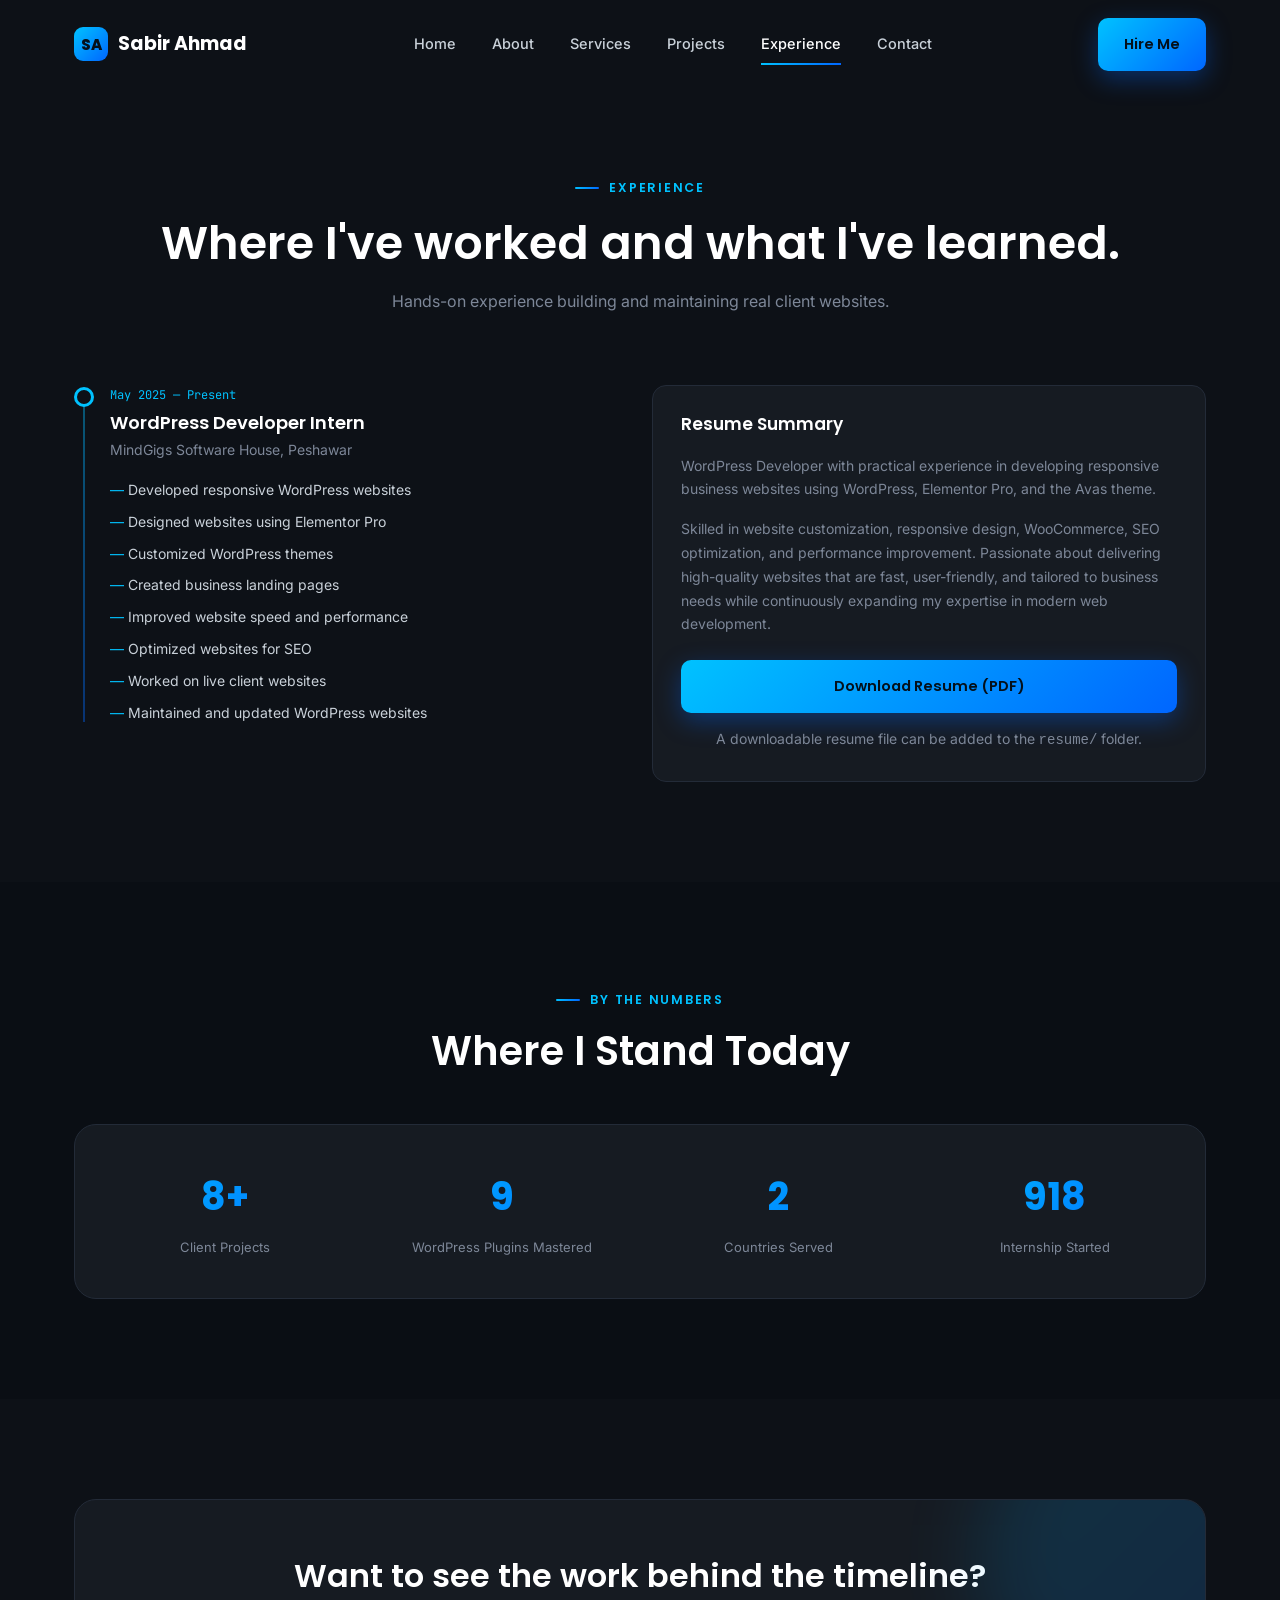
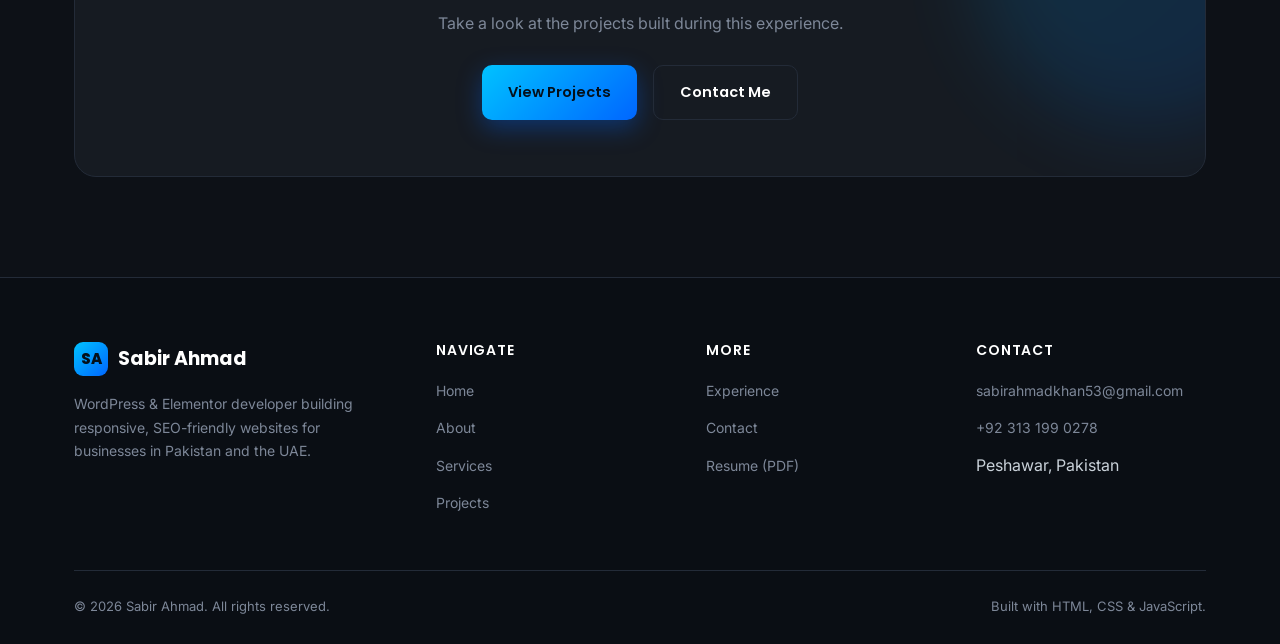
<file: experience.html>
<!DOCTYPE html>
<html lang="en">
<head>
<meta charset="UTF-8">
<meta name="viewport" content="width=device-width, initial-scale=1.0">
<title>Experience | Sabir Ahmad</title>
<meta name="description" content="Sabir Ahmad's professional experience as a WordPress Developer Intern at MindGigs Software House, Peshawar.">
<link rel="preconnect" href="https://fonts.googleapis.com">
<link rel="preconnect" href="https://fonts.gstatic.com" crossorigin>
<link href="https://fonts.googleapis.com/css2?family=Poppins:wght@500;600;700;800&family=Inter:wght@400;500;600&family=JetBrains+Mono:wght@400;500&display=swap" rel="stylesheet">
<link rel="stylesheet" href="css/style.css">
<link rel="stylesheet" href="css/responsive.css">
<link rel="stylesheet" href="css/animations.css">
</head>
<body>

<div class="loader"><div class="loader-mark">SA</div></div>

<header class="site-header">
  <div class="container nav-wrap">
    <a href="index.html" class="logo"><span class="mark">SA</span><span class="text">Sabir Ahmad</span></a>
    <nav class="nav-links">
      <a href="index.html">Home</a>
      <a href="about.html">About</a>
      <a href="services.html">Services</a>
      <a href="projects.html">Projects</a>
      <a href="experience.html" class="active">Experience</a>
      <a href="contact.html">Contact</a>
    </nav>
    <div class="nav-actions">
      <a href="contact.html" class="btn btn-primary">Hire Me</a>
      <button class="hamburger" aria-label="Toggle menu"><span></span><span></span><span></span></button>
    </div>
  </div>
</header>

<div class="mobile-menu">
  <a href="index.html">Home</a>
  <a href="about.html">About</a>
  <a href="services.html">Services</a>
  <a href="projects.html">Projects</a>
  <a href="experience.html">Experience</a>
  <a href="contact.html">Contact</a>
</div>

<main>
  <section class="page-hero">
    <div class="container">
      <div class="eyebrow">Experience</div>
      <h1>Where I've worked and what I've learned.</h1>
      <p>Hands-on experience building and maintaining real client websites.</p>
    </div>
  </section>

  <section style="padding-top:0;">
    <div class="container grid-2">
      <div>
        <div class="timeline">
          <div class="timeline-item reveal">
            <div class="timeline-dot"></div>
            <span class="date">May 2025 — Present</span>
            <h3>WordPress Developer Intern</h3>
            <div class="org">MindGigs Software House, Peshawar</div>
            <ul>
              <li>Developed responsive WordPress websites</li>
              <li>Designed websites using Elementor Pro</li>
              <li>Customized WordPress themes</li>
              <li>Created business landing pages</li>
              <li>Improved website speed and performance</li>
              <li>Optimized websites for SEO</li>
              <li>Worked on live client websites</li>
              <li>Maintained and updated WordPress websites</li>
            </ul>
          </div>
        </div>
      </div>

      <div class="card reveal delay-1">
        <h3 style="margin-bottom:18px;">Resume Summary</h3>
        <p style="margin-bottom:16px;">WordPress Developer with practical experience in developing responsive business websites using WordPress, Elementor Pro, and the Avas theme.</p>
        <p style="margin-bottom:24px;">Skilled in website customization, responsive design, WooCommerce, SEO optimization, and performance improvement. Passionate about delivering high-quality websites that are fast, user-friendly, and tailored to business needs while continuously expanding my expertise in modern web development.</p>
        <a href="resume/Sabir-Ahmad-CV.pdf" class="btn btn-primary btn-block">Download Resume (PDF)</a>
        <p class="form-note" style="margin-top:14px; text-align:center;">A downloadable resume file can be added to the <code>resume/</code> folder.</p>
      </div>
    </div>
  </section>

  <section style="background:var(--bg-alt);">
    <div class="container">
      <div class="section-head center">
        <div class="eyebrow">By The Numbers</div>
        <h2 class="section-title">Where I Stand Today</h2>
      </div>
      <div class="counter-strip reveal">
        <div class="counter-item">
          <div class="count" data-target="8" data-suffix="+">0</div>
          <div class="clabel">Client Projects</div>
        </div>
        <div class="counter-item">
          <div class="count" data-target="9" data-suffix="">0</div>
          <div class="clabel">WordPress Plugins Mastered</div>
        </div>
        <div class="counter-item">
          <div class="count" data-target="2" data-suffix="">0</div>
          <div class="clabel">Countries Served</div>
        </div>
        <div class="counter-item">
          <div class="count" data-target="2025" data-suffix="">0</div>
          <div class="clabel">Internship Started</div>
        </div>
      </div>
    </div>
  </section>

  <section>
    <div class="container">
      <div class="cta-banner reveal">
        <h2>Want to see the work behind the timeline?</h2>
        <p>Take a look at the projects built during this experience.</p>
        <div class="cta-actions">
          <a href="projects.html" class="btn btn-primary">View Projects</a>
          <a href="contact.html" class="btn btn-outline">Contact Me</a>
        </div>
      </div>
    </div>
  </section>
</main>

<footer class="site-footer">
  <div class="container">
    <div class="footer-grid">
      <div class="footer-col">
        <a href="index.html" class="logo"><span class="mark">SA</span><span class="text">Sabir Ahmad</span></a>
        <p style="margin-top:16px;">WordPress &amp; Elementor developer building responsive, SEO-friendly websites for businesses in Pakistan and the UAE.</p>
      </div>
      <div class="footer-col">
        <h4>Navigate</h4>
        <ul>
          <li><a href="index.html">Home</a></li>
          <li><a href="about.html">About</a></li>
          <li><a href="services.html">Services</a></li>
          <li><a href="projects.html">Projects</a></li>
        </ul>
      </div>
      <div class="footer-col">
        <h4>More</h4>
        <ul>
          <li><a href="experience.html">Experience</a></li>
          <li><a href="contact.html">Contact</a></li>
          <li><a href="resume/Sabir-Ahmad-CV.pdf">Resume (PDF)</a></li>
        </ul>
      </div>
      <div class="footer-col">
        <h4>Contact</h4>
        <ul>
          <li><a href="mailto:sabirahmadkhan53@gmail.com">sabirahmadkhan53@gmail.com</a></li>
          <li><a href="tel:+923131990278">+92 313 199 0278</a></li>
          <li>Peshawar, Pakistan</li>
        </ul>
      </div>
    </div>
    <div class="footer-bottom">
      <span>© <span class="current-year"></span> Sabir Ahmad. All rights reserved.</span>
      <span>Built with HTML, CSS &amp; JavaScript.</span>
    </div>
  </div>
</footer>

<div class="back-to-top" aria-label="Back to top">↑</div>
<script src="js/script.js"></script>
</body>
</html>
</file>
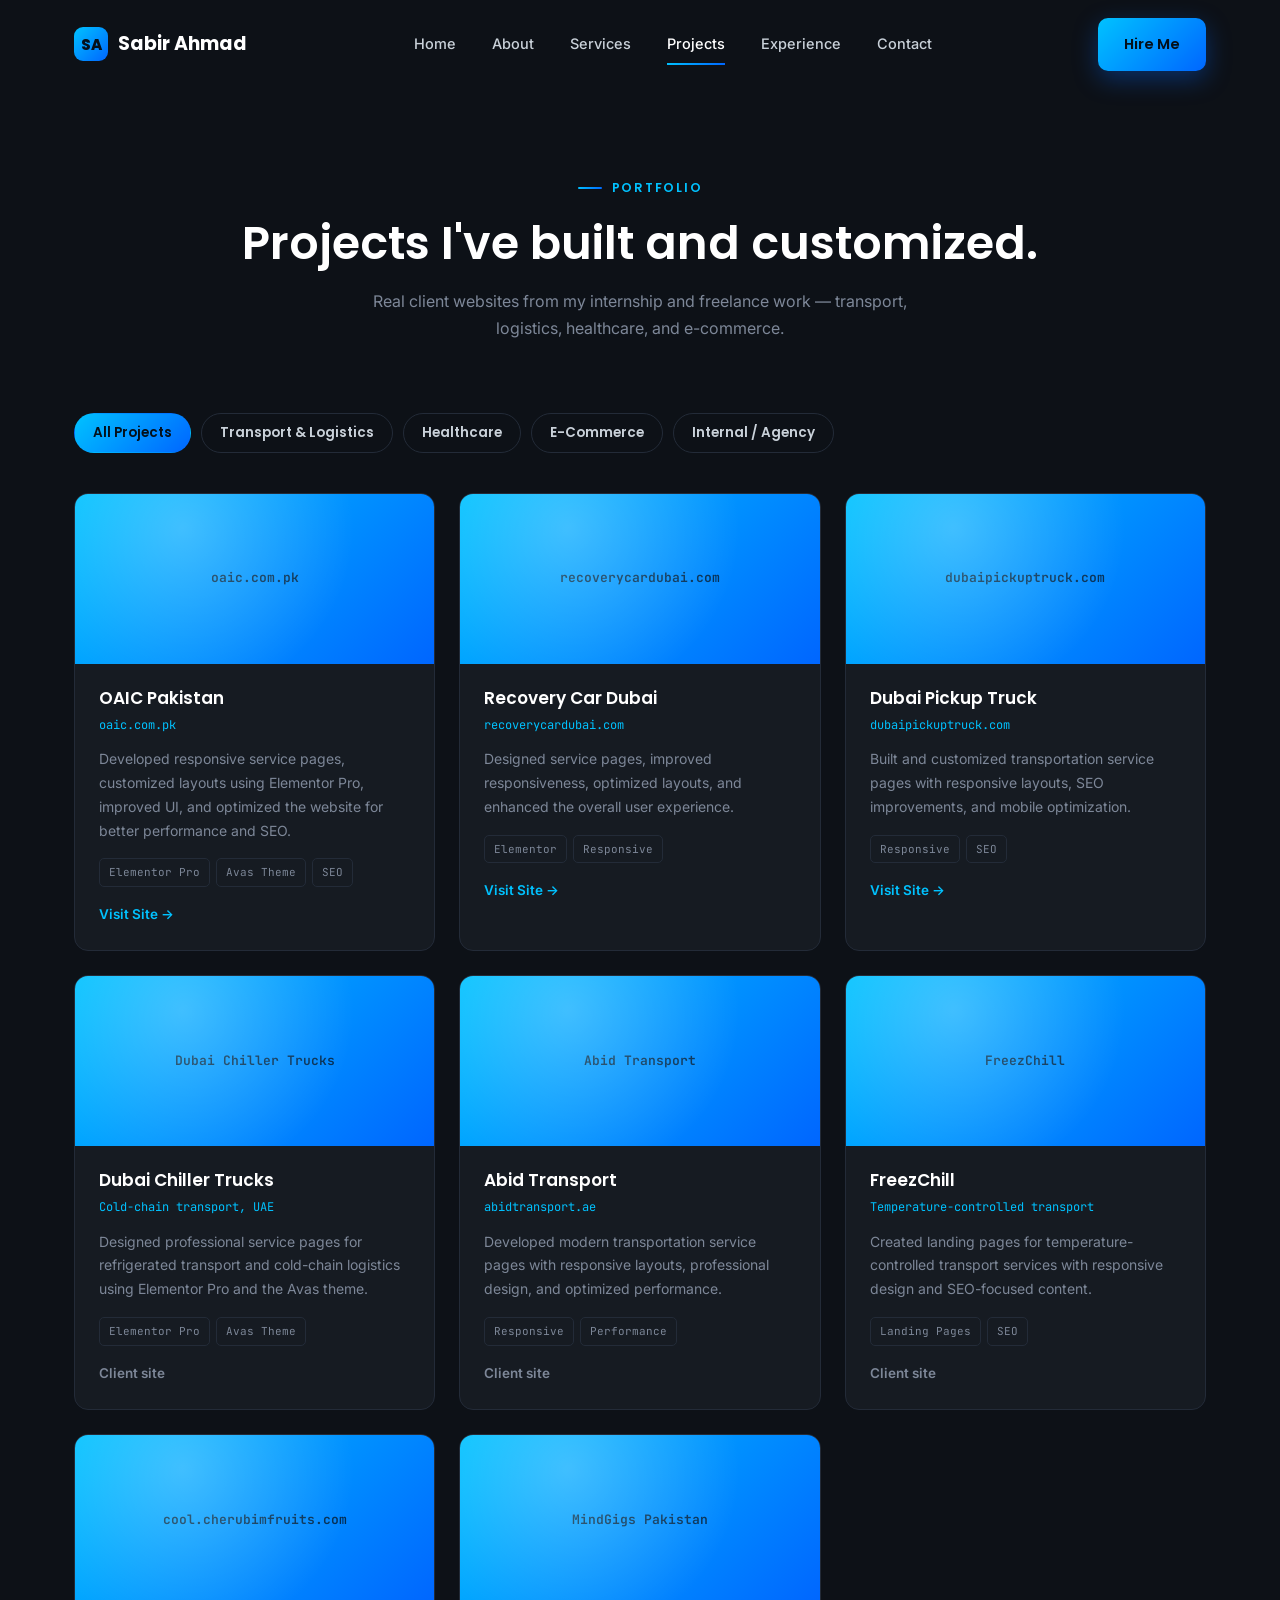
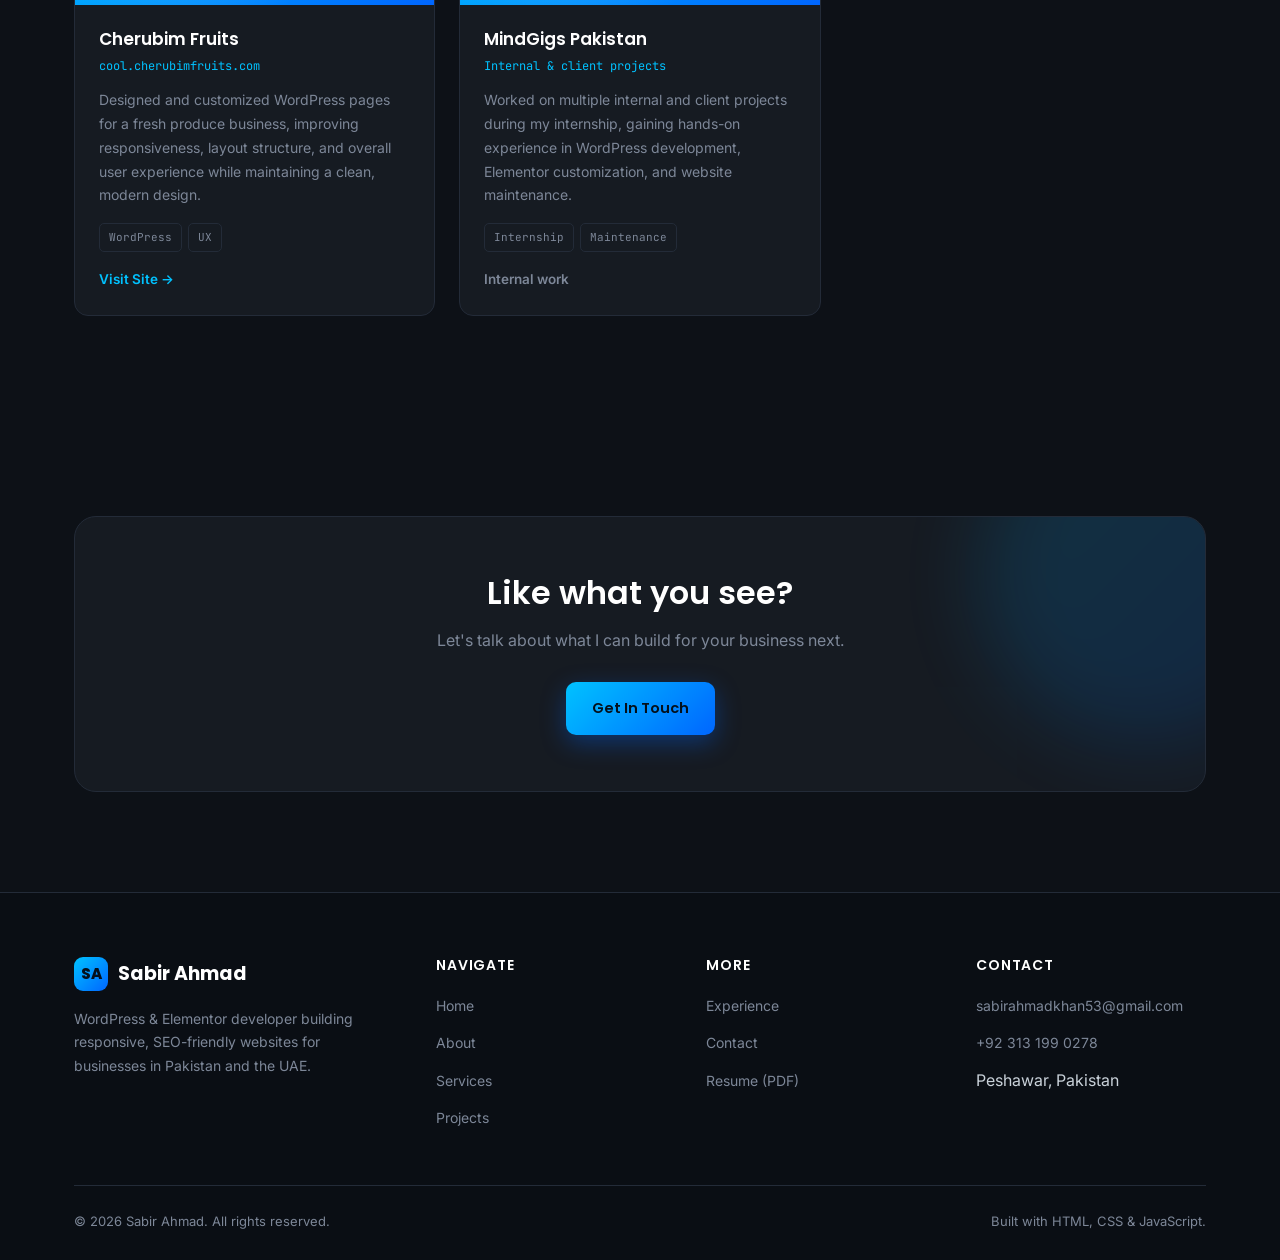
<file: projects.html>
<!DOCTYPE html>
<html lang="en">
<head>
<meta charset="UTF-8">
<meta name="viewport" content="width=device-width, initial-scale=1.0">
<title>Projects | Sabir Ahmad</title>
<meta name="description" content="Featured WordPress and Elementor projects by Sabir Ahmad, including UAE transport, logistics, healthcare, and e-commerce websites.">
<link rel="preconnect" href="https://fonts.googleapis.com">
<link rel="preconnect" href="https://fonts.gstatic.com" crossorigin>
<link href="https://fonts.googleapis.com/css2?family=Poppins:wght@500;600;700;800&family=Inter:wght@400;500;600&family=JetBrains+Mono:wght@400;500&display=swap" rel="stylesheet">
<link rel="stylesheet" href="css/style.css">
<link rel="stylesheet" href="css/responsive.css">
<link rel="stylesheet" href="css/animations.css">
</head>
<body>

<div class="loader"><div class="loader-mark">SA</div></div>

<header class="site-header">
  <div class="container nav-wrap">
    <a href="index.html" class="logo"><span class="mark">SA</span><span class="text">Sabir Ahmad</span></a>
    <nav class="nav-links">
      <a href="index.html">Home</a>
      <a href="about.html">About</a>
      <a href="services.html">Services</a>
      <a href="projects.html" class="active">Projects</a>
      <a href="experience.html">Experience</a>
      <a href="contact.html">Contact</a>
    </nav>
    <div class="nav-actions">
      <a href="contact.html" class="btn btn-primary">Hire Me</a>
      <button class="hamburger" aria-label="Toggle menu"><span></span><span></span><span></span></button>
    </div>
  </div>
</header>

<div class="mobile-menu">
  <a href="index.html">Home</a>
  <a href="about.html">About</a>
  <a href="services.html">Services</a>
  <a href="projects.html">Projects</a>
  <a href="experience.html">Experience</a>
  <a href="contact.html">Contact</a>
</div>

<main>
  <section class="page-hero">
    <div class="container">
      <div class="eyebrow">Portfolio</div>
      <h1>Projects I've built and customized.</h1>
      <p>Real client websites from my internship and freelance work — transport, logistics, healthcare, and e-commerce.</p>
    </div>
  </section>

  <section style="padding-top:0;">
    <div class="container">

      <div class="filter-bar">
        <button class="filter-btn active" data-filter="all">All Projects</button>
        <button class="filter-btn" data-filter="transport">Transport &amp; Logistics</button>
        <button class="filter-btn" data-filter="healthcare">Healthcare</button>
        <button class="filter-btn" data-filter="ecommerce">E-Commerce</button>
        <button class="filter-btn" data-filter="internal">Internal / Agency</button>
      </div>

      <div class="grid-3">

        <div class="project-card reveal" data-category="healthcare">
          <div class="project-thumb"><span class="site">oaic.com.pk</span></div>
          <div class="project-body">
            <h3>OAIC Pakistan</h3>
            <span class="url">oaic.com.pk</span>
            <p>Developed responsive service pages, customized layouts using Elementor Pro, improved UI, and optimized the website for better performance and SEO.</p>
            <div class="project-tags"><span>Elementor Pro</span><span>Avas Theme</span><span>SEO</span></div>
            <div class="project-links"><a href="https://oaic.com.pk/" target="_blank" rel="noopener">Visit Site →</a></div>
          </div>
        </div>

        <div class="project-card reveal delay-1" data-category="transport">
          <div class="project-thumb"><span class="site">recoverycardubai.com</span></div>
          <div class="project-body">
            <h3>Recovery Car Dubai</h3>
            <span class="url">recoverycardubai.com</span>
            <p>Designed service pages, improved responsiveness, optimized layouts, and enhanced the overall user experience.</p>
            <div class="project-tags"><span>Elementor</span><span>Responsive</span></div>
            <div class="project-links"><a href="https://recoverycardubai.com/" target="_blank" rel="noopener">Visit Site →</a></div>
          </div>
        </div>

        <div class="project-card reveal delay-2" data-category="transport">
          <div class="project-thumb"><span class="site">dubaipickuptruck.com</span></div>
          <div class="project-body">
            <h3>Dubai Pickup Truck</h3>
            <span class="url">dubaipickuptruck.com</span>
            <p>Built and customized transportation service pages with responsive layouts, SEO improvements, and mobile optimization.</p>
            <div class="project-tags"><span>Responsive</span><span>SEO</span></div>
            <div class="project-links"><a href="https://dubaipickuptruck.com/" target="_blank" rel="noopener">Visit Site →</a></div>
          </div>
        </div>

        <div class="project-card reveal" data-category="transport">
          <div class="project-thumb"><span class="site">Dubai Chiller Trucks</span></div>
          <div class="project-body">
            <h3>Dubai Chiller Trucks</h3>
            <span class="url">Cold-chain transport, UAE</span>
            <p>Designed professional service pages for refrigerated transport and cold-chain logistics using Elementor Pro and the Avas theme.</p>
            <div class="project-tags"><span>Elementor Pro</span><span>Avas Theme</span></div>
            <div class="project-links"><span style="color:var(--text-dim);">Client site</span></div>
          </div>
        </div>

        <div class="project-card reveal delay-1" data-category="transport">
          <div class="project-thumb"><span class="site">Abid Transport</span></div>
          <div class="project-body">
            <h3>Abid Transport</h3>
            <span class="url">abidtransport.ae</span>
            <p>Developed modern transportation service pages with responsive layouts, professional design, and optimized performance.</p>
            <div class="project-tags"><span>Responsive</span><span>Performance</span></div>
            <div class="project-links"><span style="color:var(--text-dim);">Client site</span></div>
          </div>
        </div>

        <div class="project-card reveal delay-2" data-category="transport">
          <div class="project-thumb"><span class="site">FreezChill</span></div>
          <div class="project-body">
            <h3>FreezChill</h3>
            <span class="url">Temperature-controlled transport</span>
            <p>Created landing pages for temperature-controlled transport services with responsive design and SEO-focused content.</p>
            <div class="project-tags"><span>Landing Pages</span><span>SEO</span></div>
            <div class="project-links"><span style="color:var(--text-dim);">Client site</span></div>
          </div>
        </div>

        <div class="project-card reveal" data-category="ecommerce">
          <div class="project-thumb"><span class="site">cool.cherubimfruits.com</span></div>
          <div class="project-body">
            <h3>Cherubim Fruits</h3>
            <span class="url">cool.cherubimfruits.com</span>
            <p>Designed and customized WordPress pages for a fresh produce business, improving responsiveness, layout structure, and overall user experience while maintaining a clean, modern design.</p>
            <div class="project-tags"><span>WordPress</span><span>UX</span></div>
            <div class="project-links"><a href="https://cool.cherubimfruits.com/" target="_blank" rel="noopener">Visit Site →</a></div>
          </div>
        </div>

        <div class="project-card reveal delay-1" data-category="internal">
          <div class="project-thumb"><span class="site">MindGigs Pakistan</span></div>
          <div class="project-body">
            <h3>MindGigs Pakistan</h3>
            <span class="url">Internal &amp; client projects</span>
            <p>Worked on multiple internal and client projects during my internship, gaining hands-on experience in WordPress development, Elementor customization, and website maintenance.</p>
            <div class="project-tags"><span>Internship</span><span>Maintenance</span></div>
            <div class="project-links"><span style="color:var(--text-dim);">Internal work</span></div>
          </div>
        </div>

      </div>
    </div>
  </section>

  <section>
    <div class="container">
      <div class="cta-banner reveal">
        <h2>Like what you see?</h2>
        <p>Let's talk about what I can build for your business next.</p>
        <div class="cta-actions">
          <a href="contact.html" class="btn btn-primary">Get In Touch</a>
        </div>
      </div>
    </div>
  </section>
</main>

<footer class="site-footer">
  <div class="container">
    <div class="footer-grid">
      <div class="footer-col">
        <a href="index.html" class="logo"><span class="mark">SA</span><span class="text">Sabir Ahmad</span></a>
        <p style="margin-top:16px;">WordPress &amp; Elementor developer building responsive, SEO-friendly websites for businesses in Pakistan and the UAE.</p>
      </div>
      <div class="footer-col">
        <h4>Navigate</h4>
        <ul>
          <li><a href="index.html">Home</a></li>
          <li><a href="about.html">About</a></li>
          <li><a href="services.html">Services</a></li>
          <li><a href="projects.html">Projects</a></li>
        </ul>
      </div>
      <div class="footer-col">
        <h4>More</h4>
        <ul>
          <li><a href="experience.html">Experience</a></li>
          <li><a href="contact.html">Contact</a></li>
          <li><a href="resume/Sabir-Ahmad-CV.pdf">Resume (PDF)</a></li>
        </ul>
      </div>
      <div class="footer-col">
        <h4>Contact</h4>
        <ul>
          <li><a href="mailto:sabirahmadkhan53@gmail.com">sabirahmadkhan53@gmail.com</a></li>
          <li><a href="tel:+923131990278">+92 313 199 0278</a></li>
          <li>Peshawar, Pakistan</li>
        </ul>
      </div>
    </div>
    <div class="footer-bottom">
      <span>© <span class="current-year"></span> Sabir Ahmad. All rights reserved.</span>
      <span>Built with HTML, CSS &amp; JavaScript.</span>
    </div>
  </div>
</footer>

<div class="back-to-top" aria-label="Back to top">↑</div>
<script src="js/script.js"></script>
</body>
</html>
</file>
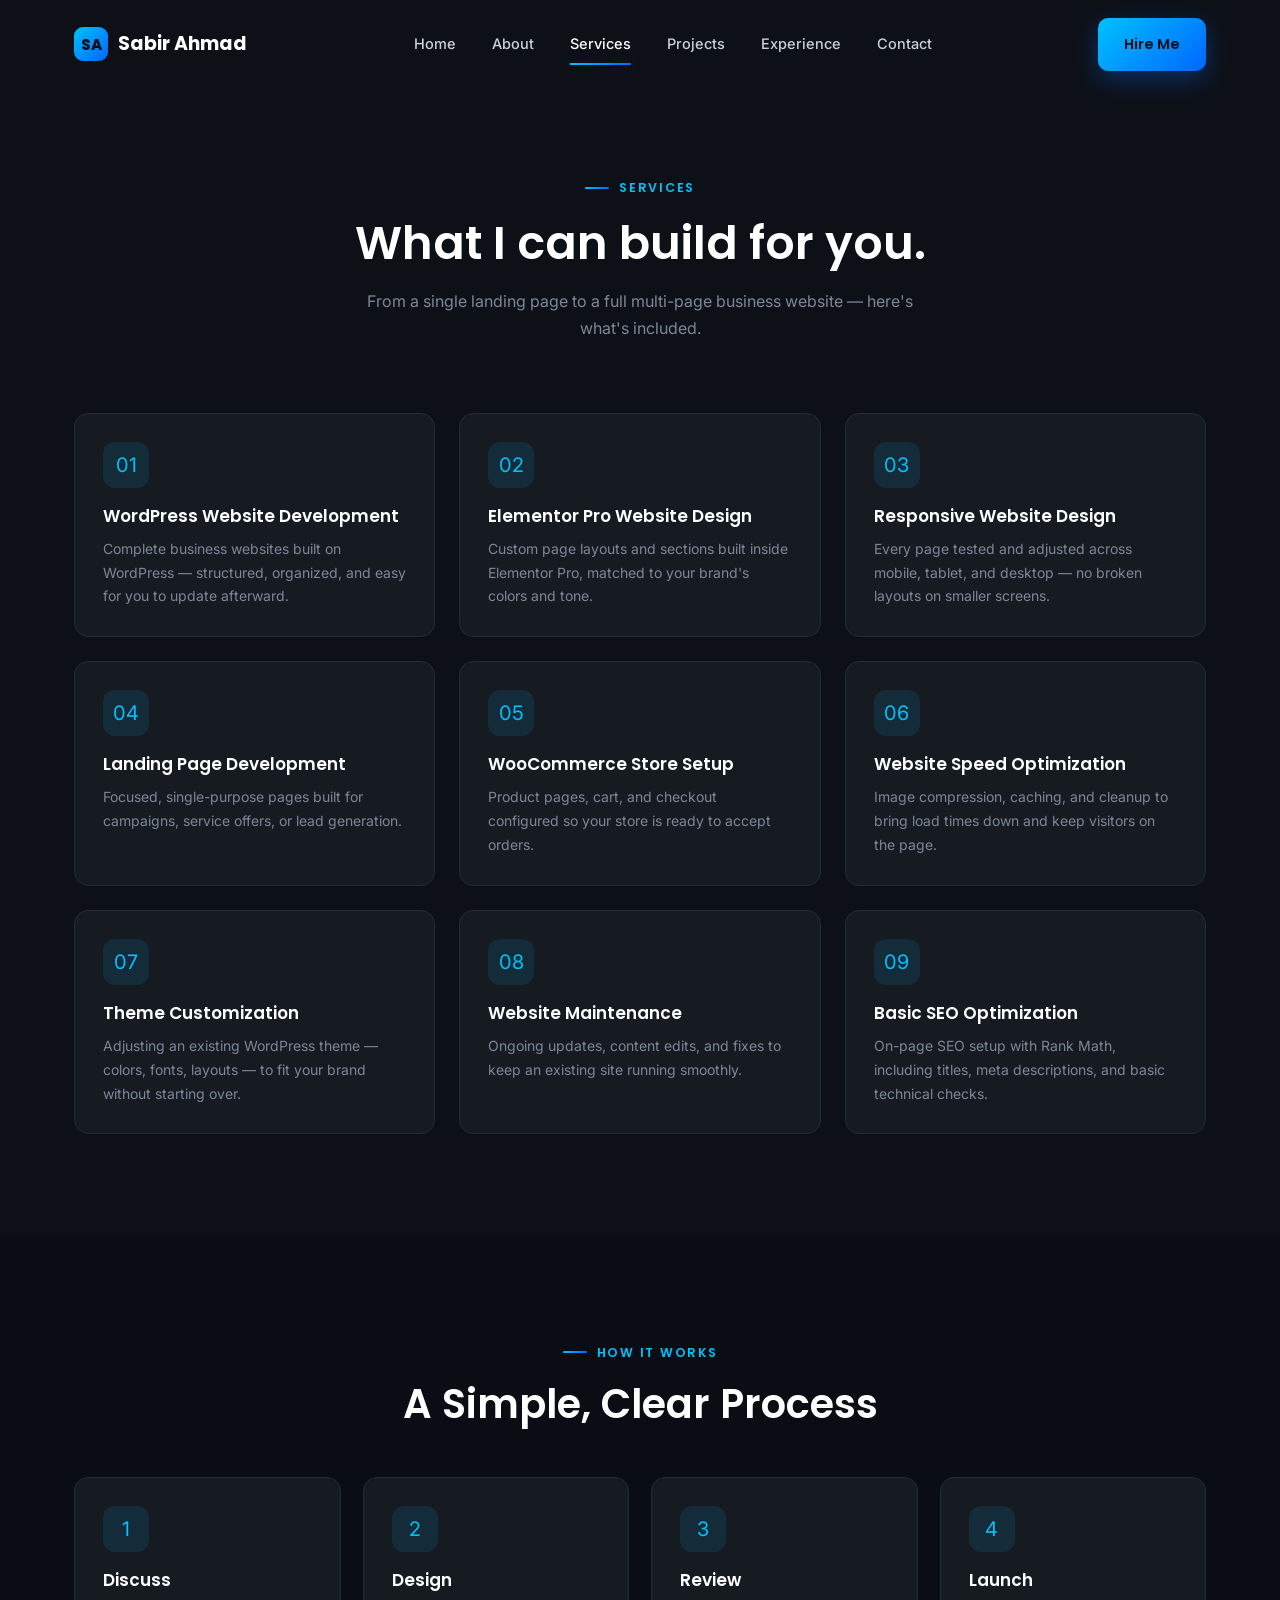
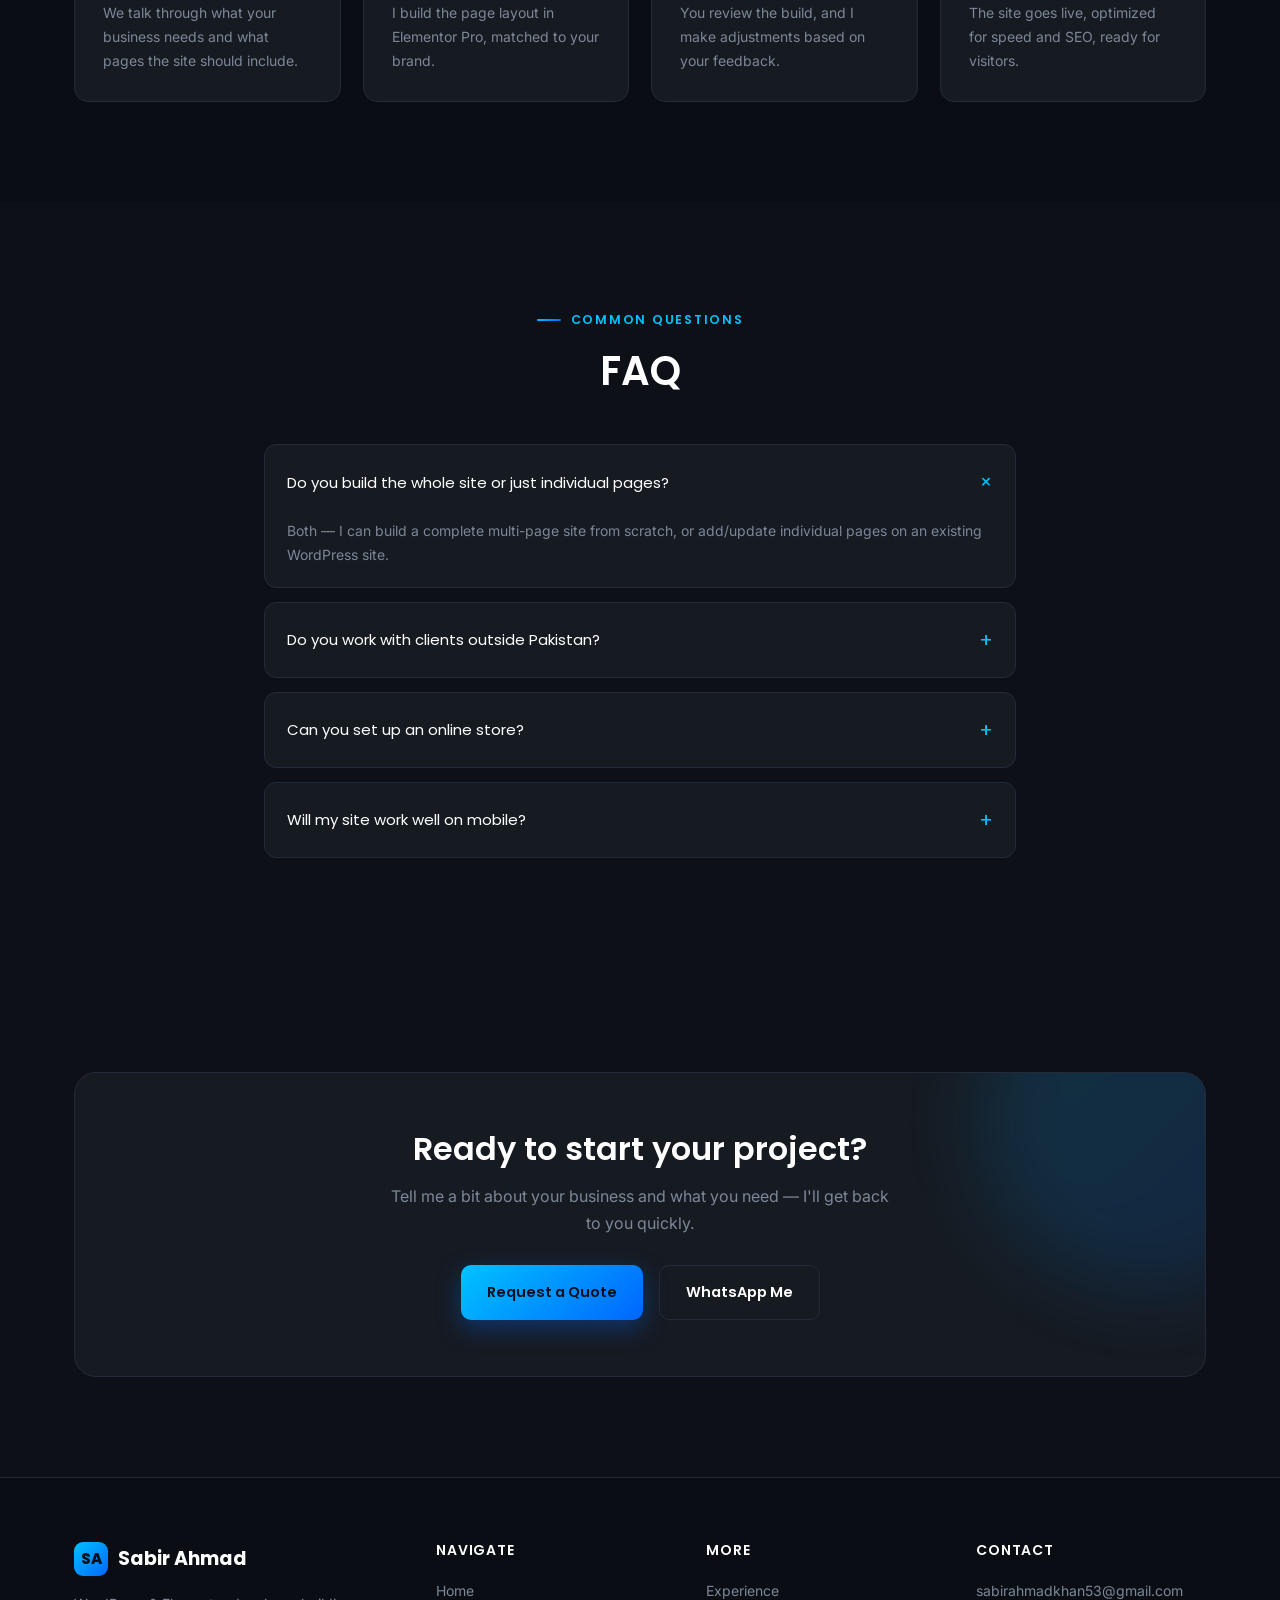
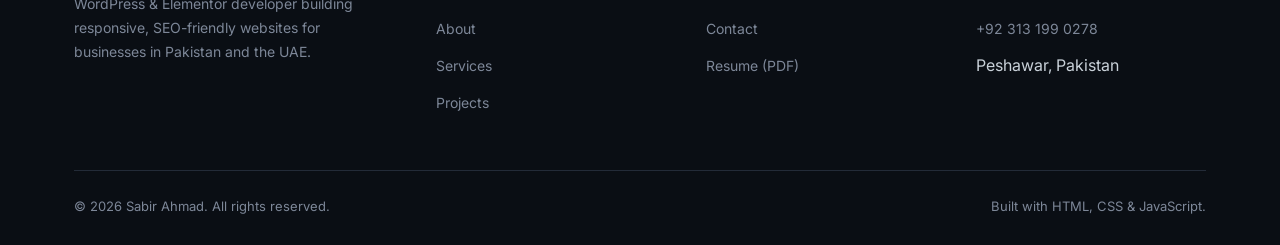
<file: services.html>
<!DOCTYPE html>
<html lang="en">
<head>
<meta charset="UTF-8">
<meta name="viewport" content="width=device-width, initial-scale=1.0">
<title>Services | Sabir Ahmad</title>
<meta name="description" content="WordPress development, Elementor Pro design, WooCommerce setup, and SEO optimization services from Sabir Ahmad.">
<link rel="preconnect" href="https://fonts.googleapis.com">
<link rel="preconnect" href="https://fonts.gstatic.com" crossorigin>
<link href="https://fonts.googleapis.com/css2?family=Poppins:wght@500;600;700;800&family=Inter:wght@400;500;600&family=JetBrains+Mono:wght@400;500&display=swap" rel="stylesheet">
<link rel="stylesheet" href="css/style.css">
<link rel="stylesheet" href="css/responsive.css">
<link rel="stylesheet" href="css/animations.css">
</head>
<body>

<div class="loader"><div class="loader-mark">SA</div></div>

<header class="site-header">
  <div class="container nav-wrap">
    <a href="index.html" class="logo"><span class="mark">SA</span><span class="text">Sabir Ahmad</span></a>
    <nav class="nav-links">
      <a href="index.html">Home</a>
      <a href="about.html">About</a>
      <a href="services.html" class="active">Services</a>
      <a href="projects.html">Projects</a>
      <a href="experience.html">Experience</a>
      <a href="contact.html">Contact</a>
    </nav>
    <div class="nav-actions">
      <a href="contact.html" class="btn btn-primary">Hire Me</a>
      <button class="hamburger" aria-label="Toggle menu"><span></span><span></span><span></span></button>
    </div>
  </div>
</header>

<div class="mobile-menu">
  <a href="index.html">Home</a>
  <a href="about.html">About</a>
  <a href="services.html">Services</a>
  <a href="projects.html">Projects</a>
  <a href="experience.html">Experience</a>
  <a href="contact.html">Contact</a>
</div>

<main>
  <section class="page-hero">
    <div class="container">
      <div class="eyebrow">Services</div>
      <h1>What I can build for you.</h1>
      <p>From a single landing page to a full multi-page business website — here's what's included.</p>
    </div>
  </section>

  <section style="padding-top:0;">
    <div class="container">
      <div class="grid-3">

        <div class="card reveal">
          <div class="icon">01</div>
          <h3>WordPress Website Development</h3>
          <p>Complete business websites built on WordPress — structured, organized, and easy for you to update afterward.</p>
        </div>

        <div class="card reveal delay-1">
          <div class="icon">02</div>
          <h3>Elementor Pro Website Design</h3>
          <p>Custom page layouts and sections built inside Elementor Pro, matched to your brand's colors and tone.</p>
        </div>

        <div class="card reveal delay-2">
          <div class="icon">03</div>
          <h3>Responsive Website Design</h3>
          <p>Every page tested and adjusted across mobile, tablet, and desktop — no broken layouts on smaller screens.</p>
        </div>

        <div class="card reveal">
          <div class="icon">04</div>
          <h3>Landing Page Development</h3>
          <p>Focused, single-purpose pages built for campaigns, service offers, or lead generation.</p>
        </div>

        <div class="card reveal delay-1">
          <div class="icon">05</div>
          <h3>WooCommerce Store Setup</h3>
          <p>Product pages, cart, and checkout configured so your store is ready to accept orders.</p>
        </div>

        <div class="card reveal delay-2">
          <div class="icon">06</div>
          <h3>Website Speed Optimization</h3>
          <p>Image compression, caching, and cleanup to bring load times down and keep visitors on the page.</p>
        </div>

        <div class="card reveal">
          <div class="icon">07</div>
          <h3>Theme Customization</h3>
          <p>Adjusting an existing WordPress theme — colors, fonts, layouts — to fit your brand without starting over.</p>
        </div>

        <div class="card reveal delay-1">
          <div class="icon">08</div>
          <h3>Website Maintenance</h3>
          <p>Ongoing updates, content edits, and fixes to keep an existing site running smoothly.</p>
        </div>

        <div class="card reveal delay-2">
          <div class="icon">09</div>
          <h3>Basic SEO Optimization</h3>
          <p>On-page SEO setup with Rank Math, including titles, meta descriptions, and basic technical checks.</p>
        </div>

      </div>
    </div>
  </section>

  <!-- PROCESS -->
  <section style="background:var(--bg-alt);">
    <div class="container">
      <div class="section-head center">
        <div class="eyebrow">How It Works</div>
        <h2 class="section-title">A Simple, Clear Process</h2>
      </div>
      <div class="grid-4">
        <div class="card reveal">
          <div class="icon">1</div>
          <h3>Discuss</h3>
          <p>We talk through what your business needs and what pages the site should include.</p>
        </div>
        <div class="card reveal delay-1">
          <div class="icon">2</div>
          <h3>Design</h3>
          <p>I build the page layout in Elementor Pro, matched to your brand.</p>
        </div>
        <div class="card reveal delay-2">
          <div class="icon">3</div>
          <h3>Review</h3>
          <p>You review the build, and I make adjustments based on your feedback.</p>
        </div>
        <div class="card reveal delay-3">
          <div class="icon">4</div>
          <h3>Launch</h3>
          <p>The site goes live, optimized for speed and SEO, ready for visitors.</p>
        </div>
      </div>
    </div>
  </section>

  <!-- FAQ -->
  <section>
    <div class="container" style="max-width:800px;">
      <div class="section-head center">
        <div class="eyebrow">Common Questions</div>
        <h2 class="section-title">FAQ</h2>
      </div>
      <div class="faq-item open">
        <div class="faq-q"><span>Do you build the whole site or just individual pages?</span><span class="plus">+</span></div>
        <div class="faq-a"><p>Both — I can build a complete multi-page site from scratch, or add/update individual pages on an existing WordPress site.</p></div>
      </div>
      <div class="faq-item">
        <div class="faq-q"><span>Do you work with clients outside Pakistan?</span><span class="plus">+</span></div>
        <div class="faq-a"><p>Yes — most of my recent project work has been for UAE-based businesses, communicating and delivering fully remotely.</p></div>
      </div>
      <div class="faq-item">
        <div class="faq-q"><span>Can you set up an online store?</span><span class="plus">+</span></div>
        <div class="faq-a"><p>Yes, I can configure WooCommerce — product pages, cart, and checkout — as part of a build.</p></div>
      </div>
      <div class="faq-item">
        <div class="faq-q"><span>Will my site work well on mobile?</span><span class="plus">+</span></div>
        <div class="faq-a"><p>Responsive design is checked on every page I build, across mobile, tablet, and desktop breakpoints.</p></div>
      </div>
    </div>
  </section>

  <section>
    <div class="container">
      <div class="cta-banner reveal">
        <h2>Ready to start your project?</h2>
        <p>Tell me a bit about your business and what you need — I'll get back to you quickly.</p>
        <div class="cta-actions">
          <a href="contact.html" class="btn btn-primary">Request a Quote</a>
          <a href="https://wa.me/923131990278" class="btn btn-outline" target="_blank" rel="noopener">WhatsApp Me</a>
        </div>
      </div>
    </div>
  </section>
</main>

<footer class="site-footer">
  <div class="container">
    <div class="footer-grid">
      <div class="footer-col">
        <a href="index.html" class="logo"><span class="mark">SA</span><span class="text">Sabir Ahmad</span></a>
        <p style="margin-top:16px;">WordPress &amp; Elementor developer building responsive, SEO-friendly websites for businesses in Pakistan and the UAE.</p>
      </div>
      <div class="footer-col">
        <h4>Navigate</h4>
        <ul>
          <li><a href="index.html">Home</a></li>
          <li><a href="about.html">About</a></li>
          <li><a href="services.html">Services</a></li>
          <li><a href="projects.html">Projects</a></li>
        </ul>
      </div>
      <div class="footer-col">
        <h4>More</h4>
        <ul>
          <li><a href="experience.html">Experience</a></li>
          <li><a href="contact.html">Contact</a></li>
          <li><a href="resume/Sabir-Ahmad-CV.pdf">Resume (PDF)</a></li>
        </ul>
      </div>
      <div class="footer-col">
        <h4>Contact</h4>
        <ul>
          <li><a href="mailto:sabirahmadkhan53@gmail.com">sabirahmadkhan53@gmail.com</a></li>
          <li><a href="tel:+923131990278">+92 313 199 0278</a></li>
          <li>Peshawar, Pakistan</li>
        </ul>
      </div>
    </div>
    <div class="footer-bottom">
      <span>© <span class="current-year"></span> Sabir Ahmad. All rights reserved.</span>
      <span>Built with HTML, CSS &amp; JavaScript.</span>
    </div>
  </div>
</footer>

<div class="back-to-top" aria-label="Back to top">↑</div>
<script src="js/script.js"></script>
</body>
</html>
</file>
<file: css/style.css>
/* ===========================================================
   Sabir Ahmad — Portfolio — style.css
   =========================================================== */

:root{
  --bg:#0D1117;
  --bg-alt:#0A0E14;
  --card:#161B22;
  --card-alt:#1C2330;
  --border:#232B38;
  --primary:#00C2FF;
  --secondary:#0066FF;
  --gradient: linear-gradient(135deg, var(--primary), var(--secondary));
  --text:#FFFFFF;
  --text-muted:#C9D1D9;
  --text-dim:#7D8798;
  --success:#3FE0A5;
  --radius-sm:8px;
  --radius-md:14px;
  --radius-lg:22px;
  --shadow-card: 0 10px 30px rgba(0,0,0,0.35);
  --max-width:1180px;
  --font-heading:'Poppins', sans-serif;
  --font-body:'Inter', sans-serif;
}

*{ margin:0; padding:0; box-sizing:border-box; }

html{ scroll-behavior:smooth; }

body{
  background:var(--bg);
  color:var(--text-muted);
  font-family:var(--font-body);
  line-height:1.7;
  overflow-x:hidden;
  -webkit-font-smoothing:antialiased;
}

h1,h2,h3,h4,h5{
  font-family:var(--font-heading);
  color:var(--text);
  line-height:1.25;
  font-weight:600;
}

a{ text-decoration:none; color:inherit; }
ul{ list-style:none; }
img{ max-width:100%; display:block; }
button{ font-family:var(--font-body); cursor:pointer; border:none; background:none; }

.container{
  max-width:var(--max-width);
  margin:0 auto;
  padding:0 24px;
}

section{ padding:100px 0; position:relative; }
@media(max-width:768px){ section{ padding:70px 0; } }

.eyebrow{
  display:inline-flex;
  align-items:center;
  gap:10px;
  font-family:var(--font-heading);
  font-size:12.5px;
  font-weight:600;
  letter-spacing:0.14em;
  text-transform:uppercase;
  color:var(--primary);
  margin-bottom:16px;
}
.eyebrow::before{
  content:'';
  width:24px; height:2px;
  background:var(--gradient);
  border-radius:2px;
}

.section-title{
  font-size:clamp(28px,3.4vw,40px);
  margin-bottom:14px;
}
.section-sub{
  color:var(--text-dim);
  max-width:56ch;
  font-size:15.5px;
  margin-bottom:48px;
}
.section-head{ margin-bottom:48px; }
.section-head.center{ text-align:center; margin-left:auto; margin-right:auto; }
.section-head.center .section-sub{ margin-left:auto; margin-right:auto; }
.section-head.center .eyebrow{ justify-content:center; }

/* ---------- Buttons ---------- */
.btn{
  display:inline-flex;
  align-items:center;
  gap:8px;
  font-family:var(--font-heading);
  font-weight:600;
  font-size:14.5px;
  padding:14px 26px;
  border-radius:10px;
  transition:transform .25s ease, box-shadow .25s ease, background .25s ease, color .25s ease;
  white-space:nowrap;
}
.btn-primary{
  background:var(--gradient);
  color:#04101B;
  box-shadow:0 8px 24px rgba(0,102,255,0.35);
}
.btn-primary:hover{ transform:translateY(-2px); box-shadow:0 12px 30px rgba(0,194,255,0.45); }
.btn-outline{
  border:1.5px solid var(--border);
  color:var(--text);
}
.btn-outline:hover{ border-color:var(--primary); color:var(--primary); transform:translateY(-2px); }
.btn-block{ width:100%; justify-content:center; }

/* ---------- Header / Nav ---------- */
.site-header{
  position:fixed;
  top:0; left:0; right:0;
  z-index:1000;
  padding:18px 0;
  transition:background .3s ease, padding .3s ease, box-shadow .3s ease;
}
.site-header.scrolled{
  background:rgba(13,17,23,0.88);
  backdrop-filter:blur(12px);
  padding:12px 0;
  box-shadow:0 6px 24px rgba(0,0,0,0.35);
  border-bottom:1px solid var(--border);
}
.nav-wrap{
  display:flex;
  align-items:center;
  justify-content:space-between;
}
.logo{
  font-family:var(--font-heading);
  font-weight:700;
  font-size:19px;
  color:var(--text);
  display:flex;
  align-items:center;
  gap:10px;
}
.logo .mark{
  width:34px; height:34px;
  border-radius:9px;
  background:var(--gradient);
  display:flex; align-items:center; justify-content:center;
  color:#04101B; font-weight:800; font-size:15px;
}
.nav-links{
  display:flex;
  gap:36px;
  font-size:14.5px;
  font-weight:500;
  color:var(--text-muted);
}
.nav-links a{ position:relative; padding:4px 0; transition:color .2s ease; }
.nav-links a::after{
  content:'';
  position:absolute; left:0; bottom:-4px;
  width:0; height:2px;
  background:var(--gradient);
  transition:width .25s ease;
}
.nav-links a:hover, .nav-links a.active{ color:var(--text); }
.nav-links a:hover::after, .nav-links a.active::after{ width:100%; }

.nav-actions{ display:flex; align-items:center; gap:18px; }
.hamburger{
  display:none;
  flex-direction:column;
  gap:5px;
  width:26px;
  z-index:1200;
}
.hamburger span{
  height:2px; width:100%; background:var(--text); border-radius:2px;
  transition:transform .3s ease, opacity .3s ease;
}
.mobile-menu{
  position:fixed; inset:0;
  background:var(--bg-alt);
  z-index:1100;
  display:flex; flex-direction:column;
  align-items:center; justify-content:center;
  gap:32px;
  transform:translateY(-100%);
  transition:transform .35s ease;
}
.mobile-menu.open{ transform:translateY(0); }
.mobile-menu a{ font-family:var(--font-heading); font-size:22px; color:var(--text); }

@media(max-width:900px){
  .nav-links{ display:none; }
  .hamburger{ display:flex; }
  .nav-actions .btn{ display:none; }
}

/* ---------- Hero ---------- */
.hero{
  padding:180px 0 110px;
  position:relative;
}
.hero-grid{
  display:grid;
  grid-template-columns:1.15fr 0.85fr;
  gap:56px;
  align-items:center;
}
@media(max-width:900px){ .hero-grid{ grid-template-columns:1fr; } .hero{ padding-top:140px; } }

.hero h1{
  font-size:clamp(32px,5vw,54px);
  margin-bottom:20px;
}
.hero h1 .grad{
  background:var(--gradient);
  -webkit-background-clip:text;
  background-clip:text;
  color:transparent;
}
.typing-line{
  font-family:var(--font-heading);
  font-size:clamp(16px,2vw,20px);
  color:var(--primary);
  min-height:28px;
  margin-bottom:22px;
  display:flex;
  align-items:center;
}
.typing-line .cursor{
  display:inline-block;
  width:2px; height:1.1em;
  background:var(--primary);
  margin-left:3px;
  animation:blink 1s steps(1) infinite;
}
.hero p.lead{
  font-size:16.5px;
  max-width:54ch;
  margin-bottom:34px;
}
.hero-ctas{ display:flex; gap:16px; flex-wrap:wrap; margin-bottom:44px; }

.hero-stats{
  display:flex;
  gap:36px;
  flex-wrap:wrap;
}
.hero-stat .num{
  font-family:var(--font-heading);
  font-size:30px; font-weight:700; color:var(--text);
}
.hero-stat .num .plus{ color:var(--primary); }
.hero-stat .label{ font-size:12.5px; color:var(--text-dim); text-transform:uppercase; letter-spacing:0.06em; }

.hero-visual{
  background:var(--card);
  border:1px solid var(--border);
  border-radius:var(--radius-lg);
  padding:26px;
  box-shadow:var(--shadow-card);
  position:relative;
}
.hero-visual::before{
  content:'';
  position:absolute; inset:-1px;
  border-radius:var(--radius-lg);
  padding:1px;
  background:var(--gradient);
  opacity:0.25;
  -webkit-mask:linear-gradient(#fff 0 0) content-box, linear-gradient(#fff 0 0);
  -webkit-mask-composite:xor; mask-composite:exclude;
  pointer-events:none;
}
.window-bar{ display:flex; gap:6px; margin-bottom:18px; }
.window-bar span{ width:10px; height:10px; border-radius:50%; background:var(--border); }
.code-block{
  font-family:'JetBrains Mono', monospace;
  font-size:13px;
  line-height:2;
  color:var(--text-muted);
}
.code-block .key{ color:var(--primary); }
.code-block .str{ color:var(--success); }
.code-block .com{ color:var(--text-dim); }

/* ---------- Client strip ---------- */
.client-strip{
  border-top:1px solid var(--border);
  border-bottom:1px solid var(--border);
  padding:36px 0;
}
.client-strip .label{
  font-size:12px; text-transform:uppercase; letter-spacing:0.1em;
  color:var(--text-dim); margin-bottom:22px; text-align:center;
}
.client-row{
  display:flex; flex-wrap:wrap; justify-content:center; gap:14px;
}
.client-chip{
  font-family:var(--font-heading);
  font-size:13.5px; font-weight:600;
  color:var(--text-muted);
  border:1px solid var(--border);
  padding:10px 18px;
  border-radius:999px;
  background:var(--card);
}

/* ---------- Cards: skills / services ---------- */
.grid-3{ display:grid; grid-template-columns:repeat(3,1fr); gap:24px; }
.grid-4{ display:grid; grid-template-columns:repeat(4,1fr); gap:22px; }
.grid-2{ display:grid; grid-template-columns:1fr 1fr; gap:24px; }
@media(max-width:900px){ .grid-3{ grid-template-columns:repeat(2,1fr); } .grid-4{ grid-template-columns:repeat(2,1fr); } }
@media(max-width:620px){ .grid-3, .grid-4, .grid-2{ grid-template-columns:1fr; } }

.card{
  background:var(--card);
  border:1px solid var(--border);
  border-radius:var(--radius-md);
  padding:28px;
  transition:transform .3s ease, border-color .3s ease, box-shadow .3s ease;
}
.card:hover{ transform:translateY(-6px); border-color:rgba(0,194,255,0.35); box-shadow:var(--shadow-card); }
.card .icon{
  width:46px; height:46px;
  border-radius:12px;
  background:rgba(0,194,255,0.1);
  color:var(--primary);
  display:flex; align-items:center; justify-content:center;
  font-size:20px;
  margin-bottom:18px;
}
.card h3{ font-size:17px; margin-bottom:10px; }
.card p{ font-size:14px; color:var(--text-dim); }

/* ---------- Skills / progress bars ---------- */
.skill-item{ margin-bottom:20px; }
.skill-top{ display:flex; justify-content:space-between; font-size:13.5px; margin-bottom:8px; }
.skill-top .name{ color:var(--text); font-weight:500; }
.skill-top .pct{ color:var(--primary); font-family:'JetBrains Mono',monospace; }
.progress-track{
  height:8px; border-radius:6px; background:var(--card-alt);
  overflow:hidden; border:1px solid var(--border);
}
.progress-fill{
  height:100%;
  border-radius:6px;
  background:var(--gradient);
  width:0%;
  transition:width 1.2s cubic-bezier(.25,.9,.35,1);
}

.tag-cloud{ display:flex; flex-wrap:wrap; gap:10px; }
.tag-pill{
  font-size:13px; font-weight:500;
  padding:8px 16px;
  border-radius:999px;
  background:var(--card);
  border:1px solid var(--border);
  color:var(--text-muted);
}

/* ---------- Stats counters ---------- */
.counter-strip{
  display:grid; grid-template-columns:repeat(4,1fr); gap:24px;
  background:var(--card);
  border:1px solid var(--border);
  border-radius:var(--radius-lg);
  padding:40px 24px;
}
@media(max-width:700px){ .counter-strip{ grid-template-columns:repeat(2,1fr); } }
.counter-item{ text-align:center; }
.counter-item .count{
  font-family:var(--font-heading);
  font-size:38px; font-weight:700;
  background:var(--gradient); -webkit-background-clip:text; background-clip:text; color:transparent;
}
.counter-item .clabel{ font-size:13px; color:var(--text-dim); margin-top:6px; }

/* ---------- Timeline (experience) ---------- */
.timeline{ position:relative; padding-left:36px; }
.timeline::before{
  content:''; position:absolute; left:9px; top:6px; bottom:6px; width:2px;
  background:linear-gradient(var(--primary), var(--secondary));
  opacity:0.4;
}
.timeline-item{ position:relative; padding-bottom:44px; }
.timeline-item:last-child{ padding-bottom:0; }
.timeline-dot{
  position:absolute; left:-36px; top:2px;
  width:20px; height:20px; border-radius:50%;
  background:var(--bg); border:3px solid var(--primary);
}
.timeline-item .date{
  font-family:'JetBrains Mono',monospace; font-size:12px; color:var(--primary); margin-bottom:6px; display:block;
}
.timeline-item h3{ font-size:18px; margin-bottom:4px; }
.timeline-item .org{ font-size:14px; color:var(--text-dim); margin-bottom:12px; }
.timeline-item ul{ font-size:14px; }
.timeline-item ul li{ padding:4px 0; padding-left:18px; position:relative; }
.timeline-item ul li::before{ content:'—'; position:absolute; left:0; color:var(--primary); }

/* ---------- Projects ---------- */
.project-card{
  background:var(--card);
  border:1px solid var(--border);
  border-radius:var(--radius-md);
  overflow:hidden;
  transition:transform .3s ease, box-shadow .3s ease;
}
.project-card:hover{ transform:translateY(-6px); box-shadow:var(--shadow-card); }
.project-thumb{
  height:170px;
  background:var(--gradient);
  position:relative;
  display:flex; align-items:center; justify-content:center;
  overflow:hidden;
}
.project-thumb span.site{
  font-family:'JetBrains Mono',monospace;
  font-size:13px;
  color:rgba(4,16,27,0.75);
  font-weight:600;
}
.project-thumb::after{
  content:''; position:absolute; inset:0;
  background:radial-gradient(circle at 30% 20%, rgba(255,255,255,0.25), transparent 60%);
}
.project-body{ padding:24px; }
.project-body h3{ font-size:17px; margin-bottom:6px; }
.project-body .url{ font-family:'JetBrains Mono',monospace; font-size:12px; color:var(--primary); margin-bottom:12px; display:block; }
.project-body p{ font-size:14px; color:var(--text-dim); margin-bottom:16px; }
.project-tags{ display:flex; flex-wrap:wrap; gap:6px; margin-bottom:16px; }
.project-tags span{
  font-size:11px; font-family:'JetBrains Mono',monospace;
  border:1px solid var(--border); padding:4px 9px; border-radius:5px; color:var(--text-dim);
}
.project-links{ display:flex; gap:14px; font-size:13.5px; font-weight:600; }
.project-links a{ color:var(--primary); display:flex; align-items:center; gap:6px; }
.project-links a:hover{ text-decoration:underline; }

.filter-bar{ display:flex; gap:10px; flex-wrap:wrap; margin-bottom:40px; }
.filter-btn{
  font-size:13.5px; font-weight:600; font-family:var(--font-heading);
  padding:9px 18px; border-radius:999px;
  border:1px solid var(--border); color:var(--text-muted);
  transition:all .25s ease;
}
.filter-btn.active, .filter-btn:hover{ background:var(--gradient); color:#04101B; border-color:transparent; }

/* ---------- Contact ---------- */
.contact-grid{ display:grid; grid-template-columns:0.85fr 1.15fr; gap:48px; }
@media(max-width:850px){ .contact-grid{ grid-template-columns:1fr; } }
.contact-info-item{
  display:flex; gap:16px; align-items:flex-start;
  padding:18px 0; border-bottom:1px solid var(--border);
}
.contact-info-item:last-child{ border-bottom:none; }
.contact-info-item .icon{
  width:42px; height:42px; border-radius:10px;
  background:rgba(0,194,255,0.1); color:var(--primary);
  display:flex; align-items:center; justify-content:center; flex-shrink:0;
}
.contact-info-item .k{ font-size:12px; text-transform:uppercase; letter-spacing:0.08em; color:var(--text-dim); margin-bottom:4px; }
.contact-info-item .v{ font-size:15px; color:var(--text); font-weight:500; }
.contact-info-item .v:hover{ color:var(--primary); }

.form-group{ margin-bottom:20px; }
.form-group label{ display:block; font-size:13px; color:var(--text-dim); margin-bottom:8px; }
.form-group input, .form-group textarea, .form-group select{
  width:100%;
  background:var(--card);
  border:1px solid var(--border);
  border-radius:9px;
  padding:14px 16px;
  color:var(--text);
  font-family:var(--font-body);
  font-size:14.5px;
  transition:border-color .2s ease;
}
.form-group input:focus, .form-group textarea:focus, .form-group select:focus{
  outline:none; border-color:var(--primary);
}
.form-group textarea{ resize:vertical; min-height:130px; }
.form-note{ font-size:13px; color:var(--text-dim); margin-top:14px; }
.form-success{
  display:none;
  background:rgba(63,224,165,0.1);
  border:1px solid rgba(63,224,165,0.35);
  color:var(--success);
  padding:14px 18px;
  border-radius:9px;
  font-size:14px;
  margin-bottom:20px;
}
.form-success.show{ display:block; }

/* ---------- CTA banner ---------- */
.cta-banner{
  background:var(--card);
  border:1px solid var(--border);
  border-radius:var(--radius-lg);
  padding:56px 40px;
  text-align:center;
  position:relative;
  overflow:hidden;
}
.cta-banner::before{
  content:''; position:absolute; top:-40%; right:-10%;
  width:340px; height:340px; border-radius:50%;
  background:var(--gradient); opacity:0.14; filter:blur(40px);
}
.cta-banner h2{ font-size:clamp(24px,3vw,32px); margin-bottom:14px; }
.cta-banner p{ max-width:50ch; margin:0 auto 28px; color:var(--text-dim); }
.cta-actions{ display:flex; gap:16px; justify-content:center; flex-wrap:wrap; position:relative; z-index:1; }

/* ---------- Footer ---------- */
.site-footer{
  border-top:1px solid var(--border);
  padding:64px 0 28px;
  background:var(--bg-alt);
}
.footer-grid{
  display:grid; grid-template-columns:1.4fr 1fr 1fr 1fr; gap:40px;
  margin-bottom:44px;
}
@media(max-width:800px){ .footer-grid{ grid-template-columns:1fr 1fr; } }
@media(max-width:520px){ .footer-grid{ grid-template-columns:1fr; } }
.footer-col h4{ font-size:14px; margin-bottom:18px; text-transform:uppercase; letter-spacing:0.06em; color:var(--text); }
.footer-col p{ font-size:14px; color:var(--text-dim); max-width:32ch; }
.footer-col ul li{ margin-bottom:10px; }
.footer-col ul li a{ font-size:14px; color:var(--text-dim); transition:color .2s ease; }
.footer-col ul li a:hover{ color:var(--primary); }
.footer-social{ display:flex; gap:10px; margin-top:18px; }
.footer-social a{
  width:38px; height:38px; border-radius:9px;
  border:1px solid var(--border);
  display:flex; align-items:center; justify-content:center;
  color:var(--text-muted); transition:all .2s ease;
}
.footer-social a:hover{ border-color:var(--primary); color:var(--primary); }
.footer-bottom{
  border-top:1px solid var(--border);
  padding-top:24px;
  display:flex; justify-content:space-between; align-items:center; flex-wrap:wrap; gap:12px;
  font-size:13px; color:var(--text-dim);
}

/* ---------- Back to top ---------- */
.back-to-top{
  position:fixed; bottom:28px; right:28px; z-index:900;
  width:46px; height:46px; border-radius:50%;
  background:var(--gradient); color:#04101B;
  display:flex; align-items:center; justify-content:center;
  font-size:18px; font-weight:700;
  box-shadow:0 10px 24px rgba(0,102,255,0.4);
  opacity:0; visibility:hidden; transform:translateY(10px);
  transition:all .3s ease;
}
.back-to-top.show{ opacity:1; visibility:visible; transform:translateY(0); }

/* ---------- Loader ---------- */
.loader{
  position:fixed; inset:0; z-index:3000;
  background:var(--bg);
  display:flex; align-items:center; justify-content:center;
  transition:opacity .5s ease, visibility .5s ease;
}
.loader.hidden{ opacity:0; visibility:hidden; }
.loader-mark{
  width:56px; height:56px; border-radius:16px;
  background:var(--gradient);
  display:flex; align-items:center; justify-content:center;
  color:#04101B; font-family:var(--font-heading); font-weight:800; font-size:22px;
  animation:pulseScale 1.1s ease-in-out infinite;
}

/* ---------- FAQ accordion ---------- */
.faq-item{
  border:1px solid var(--border);
  border-radius:12px;
  margin-bottom:14px;
  overflow:hidden;
  background:var(--card);
}
.faq-q{
  display:flex; align-items:center; justify-content:space-between;
  padding:20px 22px; font-family:var(--font-heading); font-size:15px; color:var(--text);
}
.faq-q .plus{ font-size:20px; color:var(--primary); transition:transform .3s ease; }
.faq-item.open .faq-q .plus{ transform:rotate(45deg); }
.faq-a{
  max-height:0; overflow:hidden; transition:max-height .3s ease;
  padding:0 22px;
  font-size:14px; color:var(--text-dim);
}
.faq-item.open .faq-a{ max-height:220px; padding-bottom:20px; }

/* ---------- 404 ---------- */
.notfound{
  min-height:100vh; display:flex; flex-direction:column;
  align-items:center; justify-content:center; text-align:center;
  padding:140px 24px 60px;
}
.notfound .code{
  font-family:var(--font-heading); font-weight:800;
  font-size:clamp(80px,16vw,160px);
  background:var(--gradient); -webkit-background-clip:text; background-clip:text; color:transparent;
  line-height:1;
}

/* ---------- Page hero (inner pages) ---------- */
.page-hero{ padding:170px 0 70px; text-align:center; }
.page-hero .eyebrow{ justify-content:center; }
.page-hero h1{ font-size:clamp(30px,4.4vw,46px); }
.page-hero p{ max-width:56ch; margin:16px auto 0; color:var(--text-dim); }
</file>
<file: css/responsive.css>
/* ===========================================================
   responsive.css — breakpoint refinements
   =========================================================== */

@media(max-width:1024px){
  .hero-stats{ gap:26px; }
  .footer-grid{ gap:28px; }
}

@media(max-width:900px){
  .contact-grid{ gap:32px; }
  .hero-visual{ order:-1; }
}

@media(max-width:768px){
  section{ padding:64px 0; }
  .section-sub{ margin-bottom:32px; }
  .hero-ctas .btn{ width:100%; justify-content:center; }
  .cta-actions .btn{ width:100%; justify-content:center; }
  .counter-strip{ padding:28px 18px; }
  .counter-item .count{ font-size:28px; }
}

@media(max-width:520px){
  .container{ padding:0 18px; }
  .hero-stats{ gap:20px; }
  .hero-stat .num{ font-size:24px; }
  .logo span.text{ font-size:16px; }
  .back-to-top{ right:16px; bottom:16px; width:42px; height:42px; }
  .cta-banner{ padding:40px 22px; }
  .page-hero{ padding:150px 0 50px; }
}

/* Print styles for resume-friendly pages */
@media print{
  .site-header, .site-footer, .back-to-top, .mobile-menu, .loader{ display:none !important; }
  body{ background:#fff; color:#111; }
}
</file>
<file: css/animations.css>
/* ===========================================================
   animations.css — keyframes & motion utilities
   =========================================================== */

@keyframes blink{
  0%, 50%{ opacity:1; }
  51%, 100%{ opacity:0; }
}

@keyframes pulseScale{
  0%, 100%{ transform:scale(1); opacity:1; }
  50%{ transform:scale(0.85); opacity:0.7; }
}

@keyframes fadeInUp{
  from{ opacity:0; transform:translateY(28px); }
  to{ opacity:1; transform:translateY(0); }
}

@keyframes floatY{
  0%, 100%{ transform:translateY(0); }
  50%{ transform:translateY(-10px); }
}

@keyframes spinSlow{
  from{ transform:rotate(0deg); }
  to{ transform:rotate(360deg); }
}

/* Scroll reveal: JS toggles .in-view on elements with .reveal */
.reveal{
  opacity:0;
  transform:translateY(28px);
  transition:opacity .7s ease, transform .7s ease;
}
.reveal.in-view{
  opacity:1;
  transform:translateY(0);
}
.reveal.delay-1.in-view{ transition-delay:.1s; }
.reveal.delay-2.in-view{ transition-delay:.2s; }
.reveal.delay-3.in-view{ transition-delay:.3s; }
.reveal.delay-4.in-view{ transition-delay:.4s; }

.float{ animation:floatY 4s ease-in-out infinite; }

.hero-visual{ animation:fadeInUp .8s ease both; }

@media (prefers-reduced-motion: reduce){
  *{ animation-duration:0.01ms !important; transition-duration:0.01ms !important; }
  .reveal{ opacity:1; transform:none; }
}
</file>
